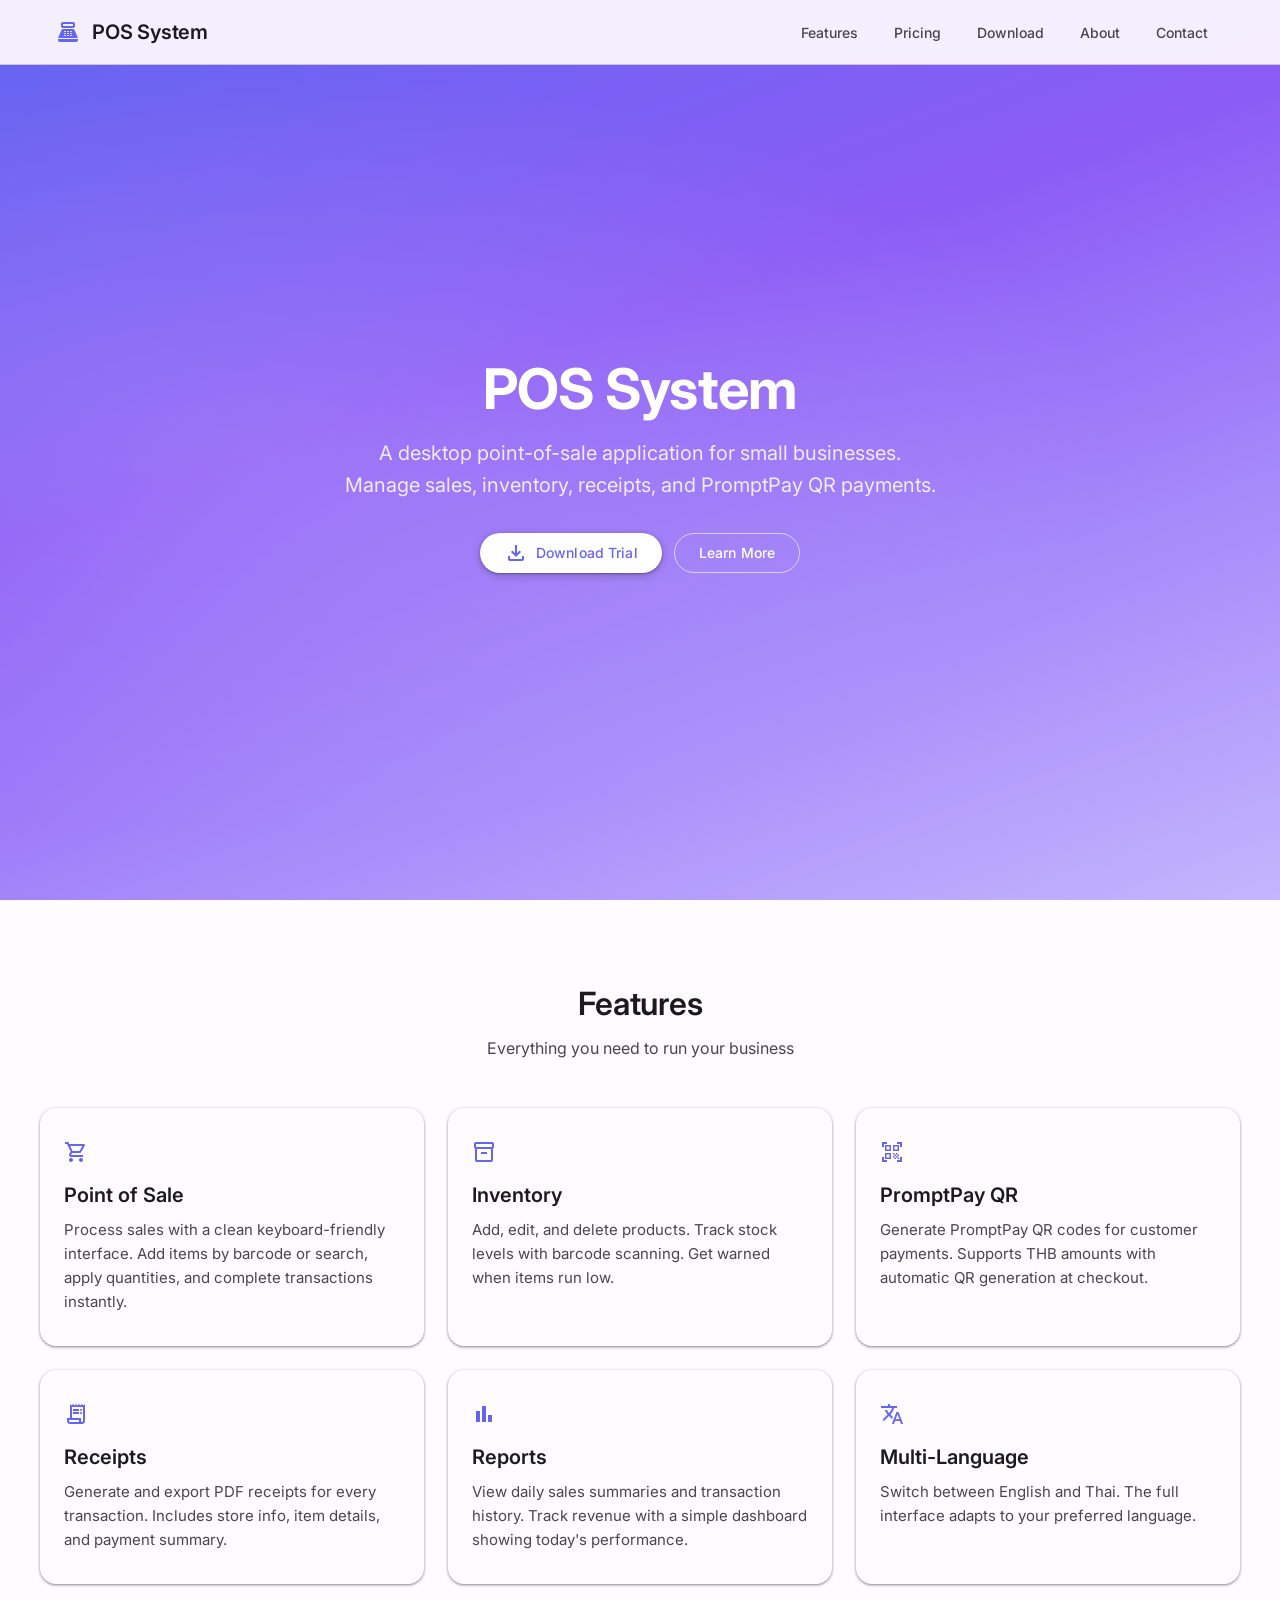
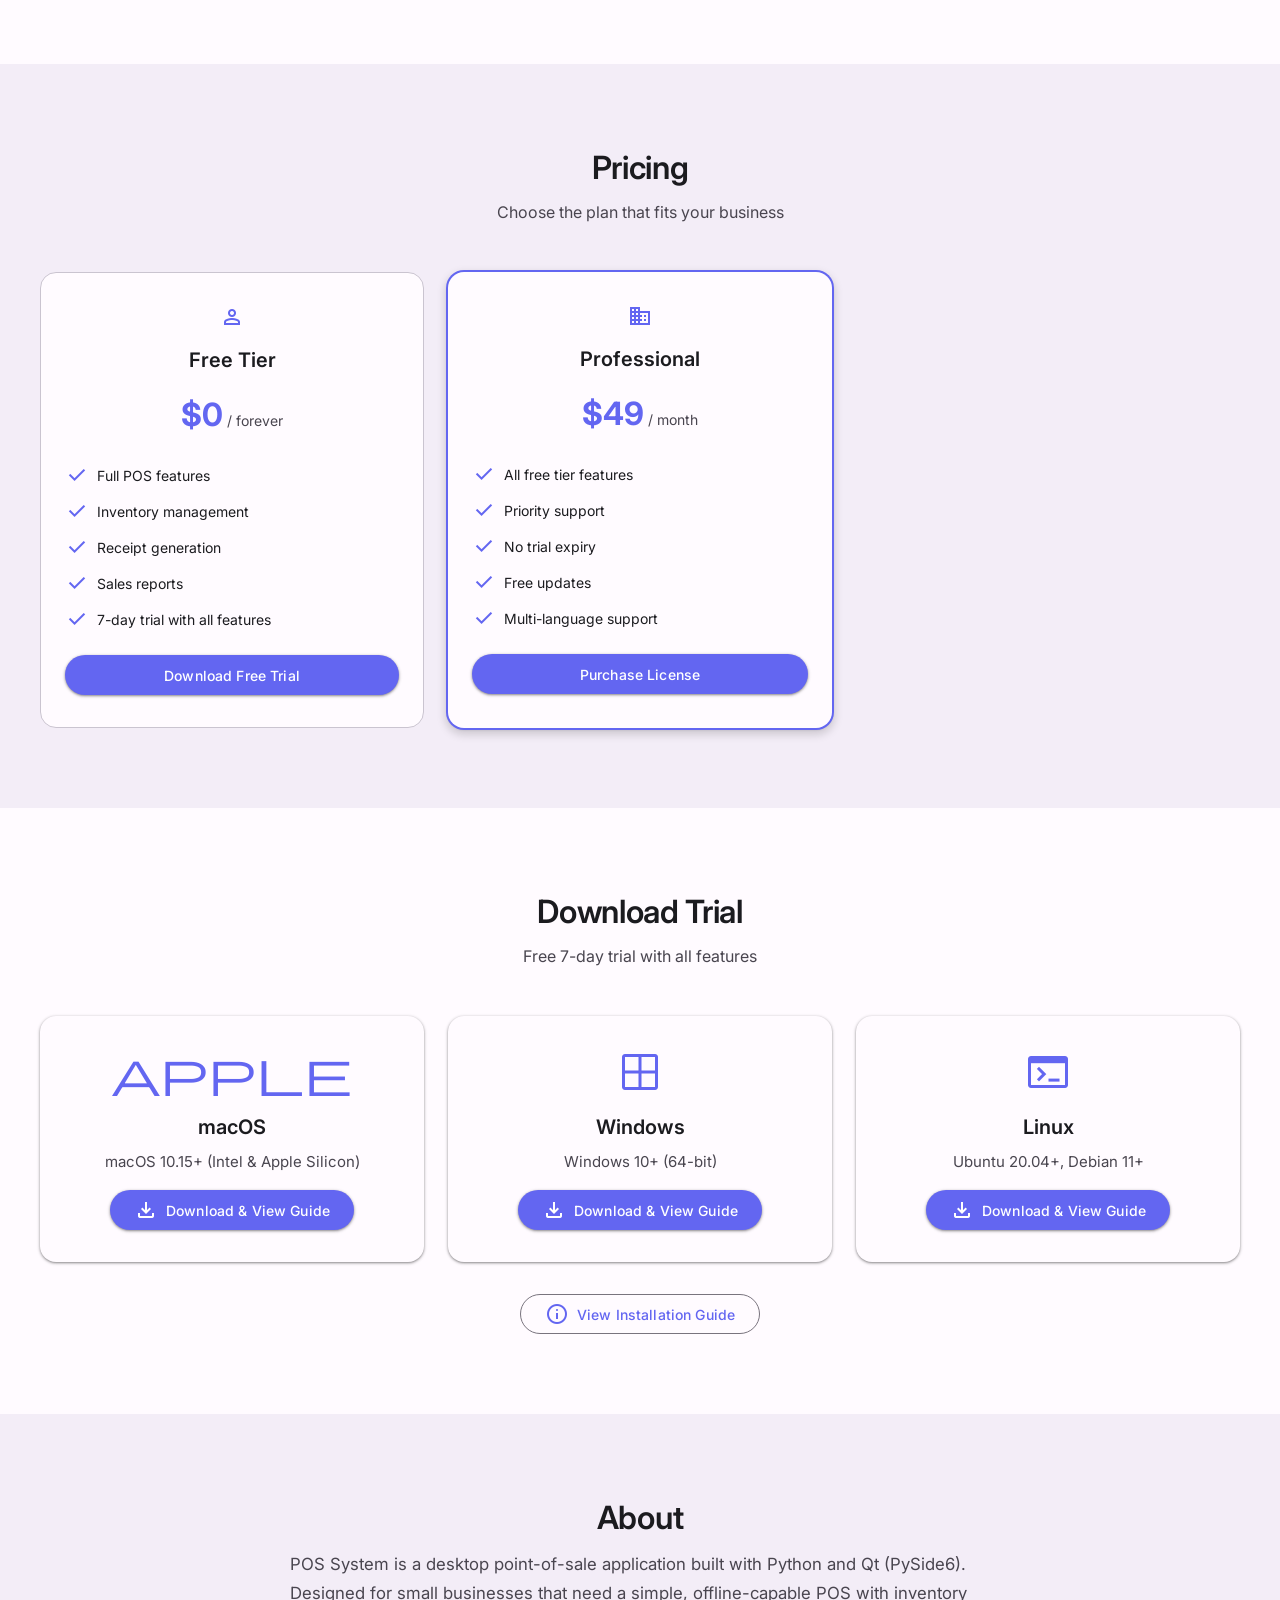
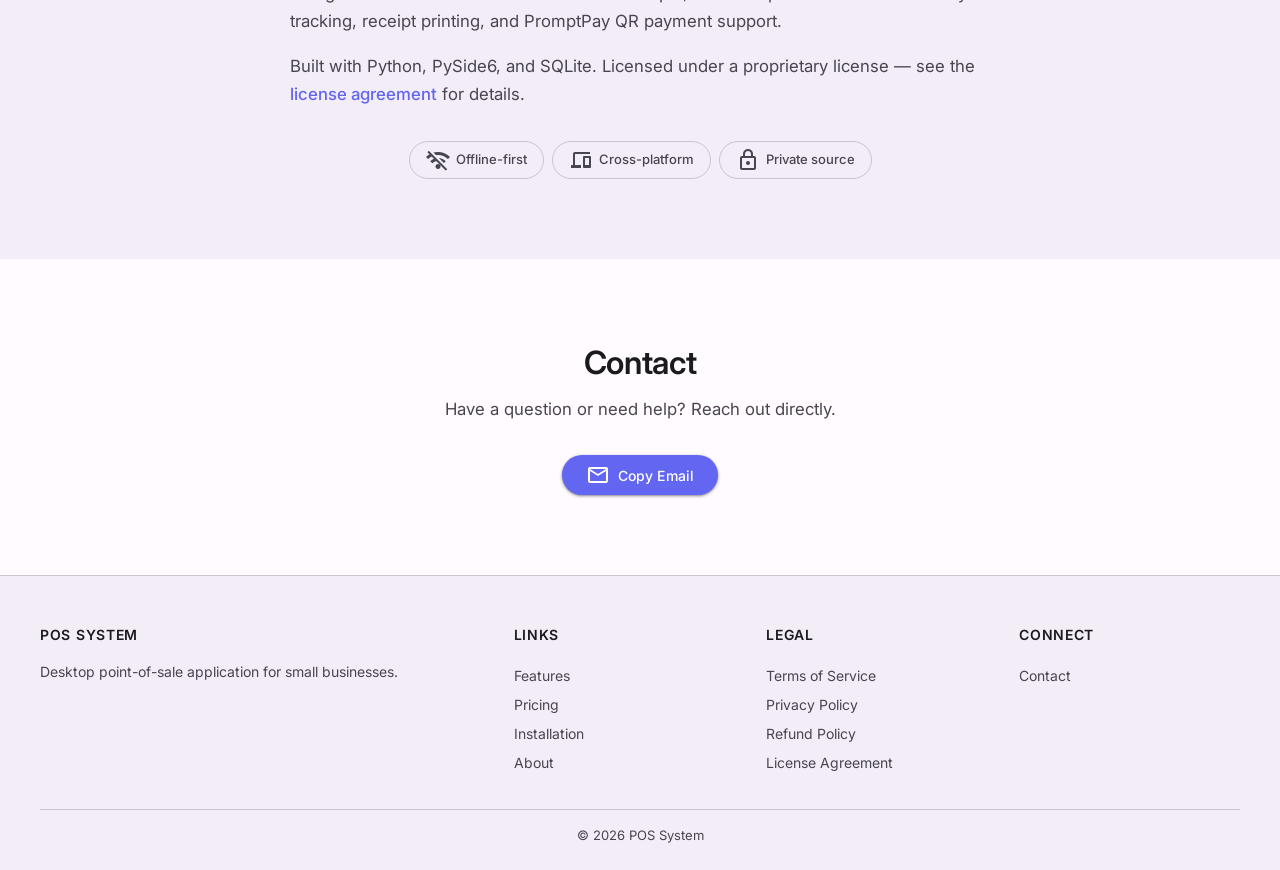
<file: index.html>
<!DOCTYPE html>
<html lang="en">
<head>
    <meta charset="UTF-8">
    <meta name="viewport" content="width=device-width, initial-scale=1.0">
    <title>POS System - Point of Sale</title>
    <link rel="stylesheet" href="styles.css">
    <link href="https://fonts.googleapis.com/css2?family=Inter:wght@300;400;500;600;700&display=swap" rel="stylesheet">
    <link href="https://fonts.googleapis.com/css2?family=Material+Symbols+Outlined" rel="stylesheet">
</head>
<body>

    <header class="md3-top-app-bar">
        <div class="md3-top-app-bar__row">
            <div class="md3-top-app-bar__section md3-top-app-bar__section-start">
                <span class="material-symbols-outlined md3-top-app-bar__icon">point_of_sale</span>
                <span class="md3-top-app-bar__title">POS System</span>
            </div>
            <nav class="md3-top-app-bar__section md3-top-app-bar__section-end md3-top-app-bar__nav">
                <a href="#features" class="md3-nav-link">Features</a>
                <a href="#pricing" class="md3-nav-link">Pricing</a>
                <a href="#download" class="md3-nav-link">Download</a>
                <a href="#about" class="md3-nav-link">About</a>
                <a href="#contact" class="md3-nav-link">Contact</a>
            </nav>
            <button class="md3-icon-button md3-top-app-bar__menu" id="nav-toggle" aria-label="Menu">
                <span class="material-symbols-outlined">menu</span>
            </button>
        </div>
        <div class="md3-top-app-bar__dropdown" id="nav-dropdown">
            <a href="#features" class="md3-dropdown-item">Features</a>
            <a href="#pricing" class="md3-dropdown-item">Pricing</a>
            <a href="#download" class="md3-dropdown-item">Download</a>
            <a href="#about" class="md3-dropdown-item">About</a>
            <a href="#contact" class="md3-dropdown-item">Contact</a>
        </div>
    </header>

    <main>
        <section id="home" class="md3-hero">
            <div class="md3-hero__content">
                <div class="md3-hero__text">
                    <h1 class="md3-hero__title">POS System</h1>
                    <p class="md3-hero__subtitle">A desktop point-of-sale application for small businesses. Manage sales, inventory, receipts, and PromptPay QR payments.</p>
                    <div class="md3-hero__actions">
                        <a href="#download" class="md3-button md3-button--filled">
                            <span class="material-symbols-outlined md3-button__icon">download</span>
                            Download Trial
                        </a>
                        <a href="#features" class="md3-button md3-button--outlined">Learn More</a>
                    </div>
                </div>
            </div>
        </section>

        <section id="features" class="md3-section">
            <div class="md3-container">
                <h2 class="md3-section__title">Features</h2>
                <p class="md3-section__subtitle">Everything you need to run your business</p>
                <div class="md3-grid md3-grid--3">
                    <div class="md3-card md3-card--elevated">
                        <div class="md3-card__content">
                            <span class="material-symbols-outlined md3-card__icon">shopping_cart</span>
                            <h3 class="md3-card__title">Point of Sale</h3>
                            <p class="md3-card__text">Process sales with a clean keyboard-friendly interface. Add items by barcode or search, apply quantities, and complete transactions instantly.</p>
                        </div>
                    </div>
                    <div class="md3-card md3-card--elevated">
                        <div class="md3-card__content">
                            <span class="material-symbols-outlined md3-card__icon">inventory_2</span>
                            <h3 class="md3-card__title">Inventory</h3>
                            <p class="md3-card__text">Add, edit, and delete products. Track stock levels with barcode scanning. Get warned when items run low.</p>
                        </div>
                    </div>
                    <div class="md3-card md3-card--elevated">
                        <div class="md3-card__content">
                            <span class="material-symbols-outlined md3-card__icon">qr_code_scanner</span>
                            <h3 class="md3-card__title">PromptPay QR</h3>
                            <p class="md3-card__text">Generate PromptPay QR codes for customer payments. Supports THB amounts with automatic QR generation at checkout.</p>
                        </div>
                    </div>
                    <div class="md3-card md3-card--elevated">
                        <div class="md3-card__content">
                            <span class="material-symbols-outlined md3-card__icon">receipt_long</span>
                            <h3 class="md3-card__title">Receipts</h3>
                            <p class="md3-card__text">Generate and export PDF receipts for every transaction. Includes store info, item details, and payment summary.</p>
                        </div>
                    </div>
                    <div class="md3-card md3-card--elevated">
                        <div class="md3-card__content">
                            <span class="material-symbols-outlined md3-card__icon">bar_chart</span>
                            <h3 class="md3-card__title">Reports</h3>
                            <p class="md3-card__text">View daily sales summaries and transaction history. Track revenue with a simple dashboard showing today's performance.</p>
                        </div>
                    </div>
                    <div class="md3-card md3-card--elevated">
                        <div class="md3-card__content">
                            <span class="material-symbols-outlined md3-card__icon">translate</span>
                            <h3 class="md3-card__title">Multi-Language</h3>
                            <p class="md3-card__text">Switch between English and Thai. The full interface adapts to your preferred language.</p>
                        </div>
                    </div>
                </div>
            </div>
        </section>

        <section id="pricing" class="md3-section md3-section--alt">
            <div class="md3-container">
                <h2 class="md3-section__title">Pricing</h2>
                <p class="md3-section__subtitle">Choose the plan that fits your business</p>
                <div class="md3-grid md3-grid--3">
                    <div class="md3-card md3-card--outlined">
                        <div class="md3-card__content md3-card__content--center">
                            <span class="material-symbols-outlined md3-card__icon">person</span>
                            <h3 class="md3-card__title">Free Tier</h3>
                            <div class="md3-card__price">
                                <span class="md3-card__price-amount">$0</span>
                                <span class="md3-card__price-period">/ forever</span>
                            </div>
                            <ul class="md3-card__list">
                                <li><span class="material-symbols-outlined md3-card__list-icon">check</span> Full POS features</li>
                                <li><span class="material-symbols-outlined md3-card__list-icon">check</span> Inventory management</li>
                                <li><span class="material-symbols-outlined md3-card__list-icon">check</span> Receipt generation</li>
                                <li><span class="material-symbols-outlined md3-card__list-icon">check</span> Sales reports</li>
                                <li><span class="material-symbols-outlined md3-card__list-icon">check</span> 7-day trial with all features</li>
                            </ul>
                            <a href="#download" class="md3-button md3-button--filled md3-button--full">Download Free Trial</a>
                        </div>
                    </div>
                    <div class="md3-card md3-card--elevated md3-card--highlighted">
                        <div class="md3-card__content md3-card__content--center">
                            <span class="material-symbols-outlined md3-card__icon">business</span>
                            <h3 class="md3-card__title">Professional</h3>
                            <div class="md3-card__price">
                                <span class="md3-card__price-amount">$49</span>
                                <span class="md3-card__price-period">/ month</span>
                            </div>
                            <ul class="md3-card__list">
                                <li><span class="material-symbols-outlined md3-card__list-icon">check</span> All free tier features</li>
                                <li><span class="material-symbols-outlined md3-card__list-icon">check</span> Priority support</li>
                                <li><span class="material-symbols-outlined md3-card__list-icon">check</span> No trial expiry</li>
                                <li><span class="material-symbols-outlined md3-card__list-icon">check</span> Free updates</li>
                                <li><span class="material-symbols-outlined md3-card__list-icon">check</span> Multi-language support</li>
                            </ul>
                            <a href="javascript:void(0)" onclick="copyEmail('apiwish.boon@gmail.com', 'Professional License')" class="md3-button md3-button--filled md3-button--full">Purchase License</a>
                        </div>
                    </div>

                </div>
            </div>
        </section>

        <section id="download" class="md3-section">
            <div class="md3-container">
                <h2 class="md3-section__title">Download Trial</h2>
                <p class="md3-section__subtitle">Free 7-day trial with all features</p>
                <div class="md3-grid md3-grid--3">
                    <div class="md3-card md3-card--elevated">
                        <div class="md3-card__content md3-card__content--center">
                            <span class="material-symbols-outlined md3-card__icon" style="font-size: 3rem;">apple</span>
                            <h3 class="md3-card__title">macOS</h3>
                            <p class="md3-card__text">macOS 10.15+ (Intel & Apple Silicon)</p>
                            <a href="install.html#macos" class="md3-button md3-button--filled" style="margin-top: 1rem;">
                                <span class="material-symbols-outlined md3-button__icon">download</span>
                                Download & View Guide
                            </a>
                        </div>
                    </div>
                    <div class="md3-card md3-card--elevated">
                        <div class="md3-card__content md3-card__content--center">
                            <span class="material-symbols-outlined md3-card__icon" style="font-size: 3rem;">window</span>
                            <h3 class="md3-card__title">Windows</h3>
                            <p class="md3-card__text">Windows 10+ (64-bit)</p>
                            <a href="install.html#windows" class="md3-button md3-button--filled" style="margin-top: 1rem;">
                                <span class="material-symbols-outlined md3-button__icon">download</span>
                                Download & View Guide
                            </a>
                        </div>
                    </div>
                    <div class="md3-card md3-card--elevated">
                        <div class="md3-card__content md3-card__content--center">
                            <span class="material-symbols-outlined md3-card__icon" style="font-size: 3rem;">terminal</span>
                            <h3 class="md3-card__title">Linux</h3>
                            <p class="md3-card__text">Ubuntu 20.04+, Debian 11+</p>
                            <a href="install.html#linux" class="md3-button md3-button--filled" style="margin-top: 1rem;">
                                <span class="material-symbols-outlined md3-button__icon">download</span>
                                Download & View Guide
                            </a>
                        </div>
                    </div>
                </div>
                <div style="text-align: center; margin-top: 2rem;">
                    <a href="install.html" class="md3-button md3-button--outlined">
                        <span class="material-symbols-outlined md3-button__icon">info</span>
                        View Installation Guide
                    </a>
                </div>
            </div>
        </section>

        <section id="about" class="md3-section md3-section--alt">
            <div class="md3-container md3-container--narrow">
                <h2 class="md3-section__title">About</h2>
                <p class="md3-section__text">POS System is a desktop point-of-sale application built with Python and Qt (PySide6). Designed for small businesses that need a simple, offline-capable POS with inventory tracking, receipt printing, and PromptPay QR payment support.</p>
                <p class="md3-section__text">Built with Python, PySide6, and SQLite. Licensed under a proprietary license — see the <a href="license.html" class="md3-inline-link">license agreement</a> for details.</p>
                <div class="md3-chip-group">
                    <span class="md3-chip"><span class="material-symbols-outlined md3-chip__icon">wifi_off</span> Offline-first</span>
                    <span class="md3-chip"><span class="material-symbols-outlined md3-chip__icon">devices</span> Cross-platform</span>
                    <span class="md3-chip"><span class="material-symbols-outlined md3-chip__icon">lock</span> Private source</span>
                </div>
            </div>
        </section>

        <section id="contact" class="md3-section">
            <div class="md3-container md3-container--narrow">
                <h2 class="md3-section__title">Contact</h2>
                <p class="md3-section__text" style="text-align: center;">Have a question or need help? Reach out directly.</p>
                <div class="md3-contact-actions">
                    <a href="javascript:void(0)" onclick="copyEmail('apiwish.boon@gmail.com')" class="md3-button md3-button--filled">
                        <span class="material-symbols-outlined md3-button__icon">mail</span>
                        Copy Email
                    </a>
                </div>
            </div>
        </section>
    </main>

    <footer class="md3-footer">
        <div class="md3-container">
            <div class="md3-footer__content">
                <div class="md3-footer__section">
                    <h4 class="md3-footer__title">POS System</h4>
                    <p class="md3-footer__text">Desktop point-of-sale application for small businesses.</p>
                </div>
                <div class="md3-footer__section">
                    <h4 class="md3-footer__title">Links</h4>
                    <a href="#features" class="md3-footer__link">Features</a>
                    <a href="#pricing" class="md3-footer__link">Pricing</a>
                    <a href="install.html" class="md3-footer__link">Installation</a>
                    <a href="#about" class="md3-footer__link">About</a>
                </div>
                <div class="md3-footer__section">
                    <h4 class="md3-footer__title">Legal</h4>
                    <a href="terms.html" class="md3-footer__link">Terms of Service</a>
                    <a href="privacy.html" class="md3-footer__link">Privacy Policy</a>
                    <a href="refund.html" class="md3-footer__link">Refund Policy</a>
                    <a href="license.html" class="md3-footer__link">License Agreement</a>
                </div>
                <div class="md3-footer__section">
                    <h4 class="md3-footer__title">Connect</h4>
                    <a href="#contact" class="md3-footer__link">Contact</a>
                </div>
            </div>
            <div class="md3-footer__bottom">
                <p>&copy; 2026 POS System</p>
            </div>
        </div>
    </footer>

    <script src="script.js"></script>
</body>
</html>
</file>
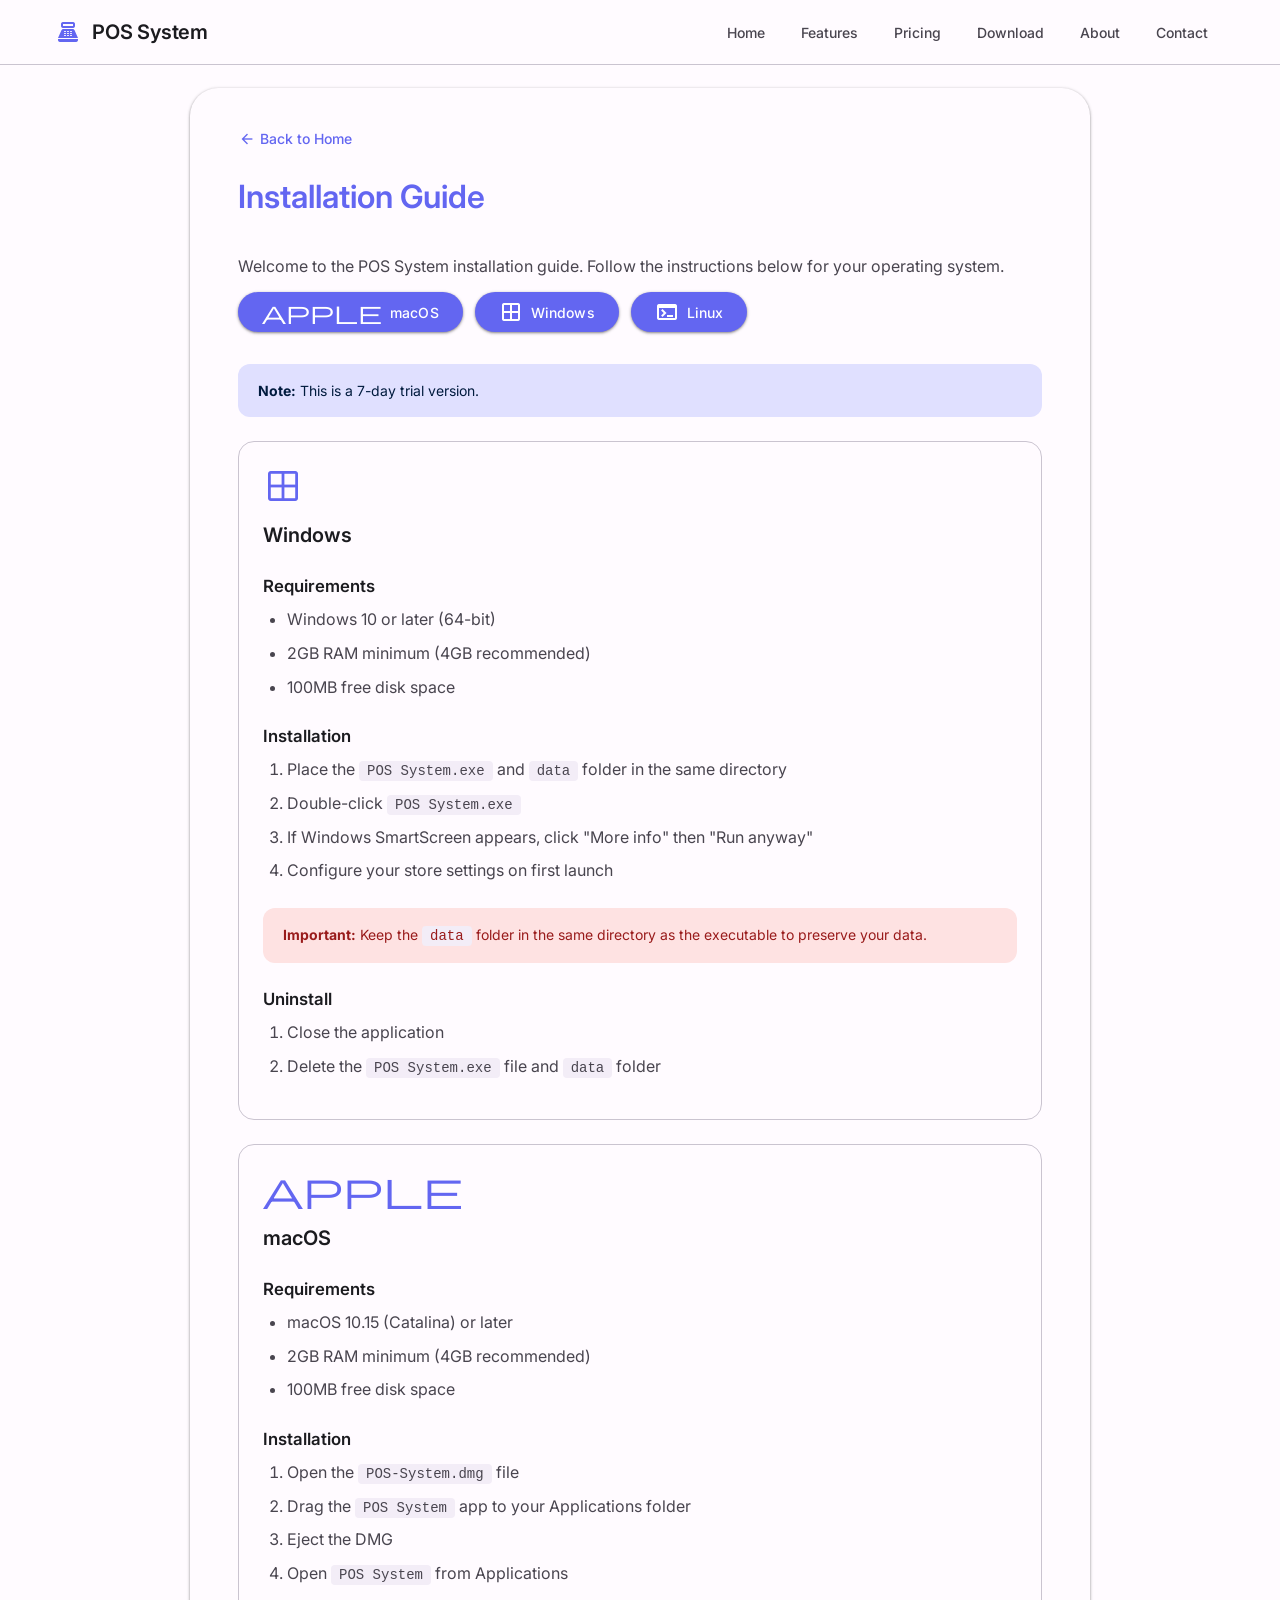
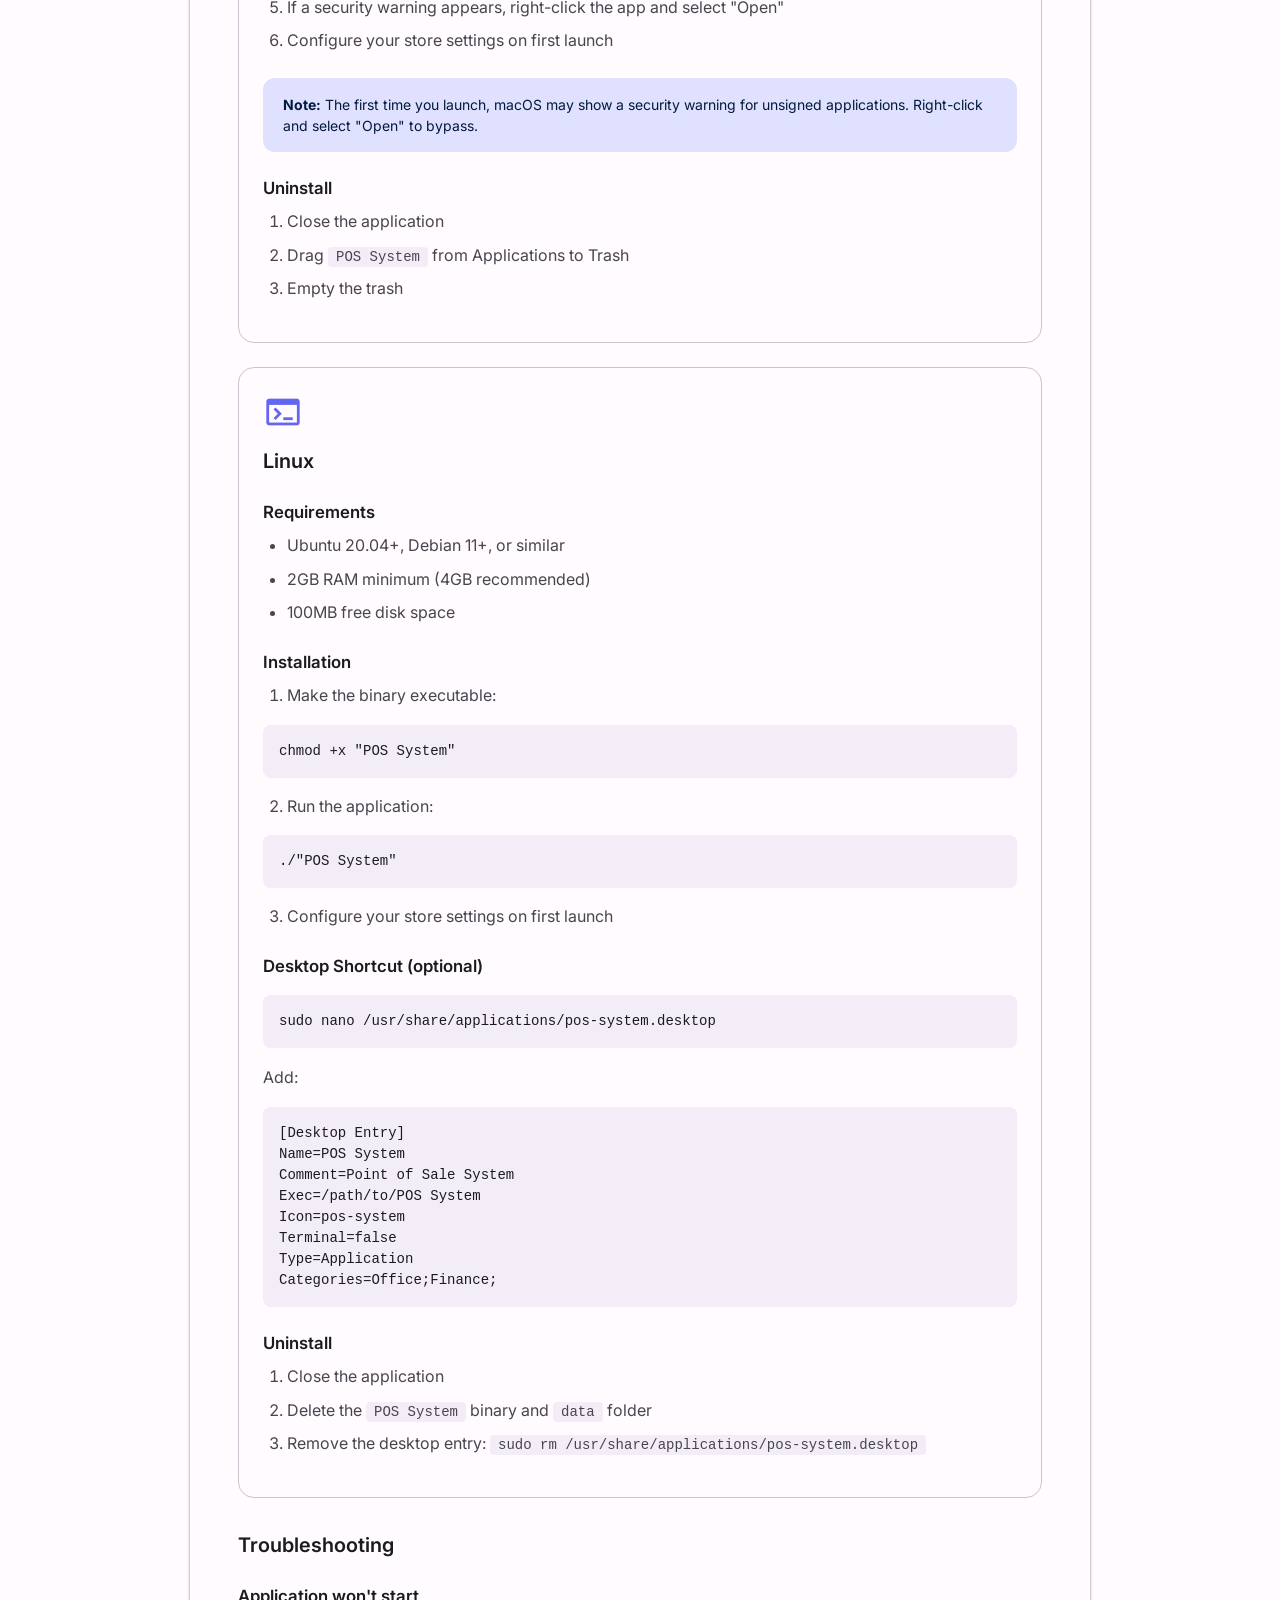
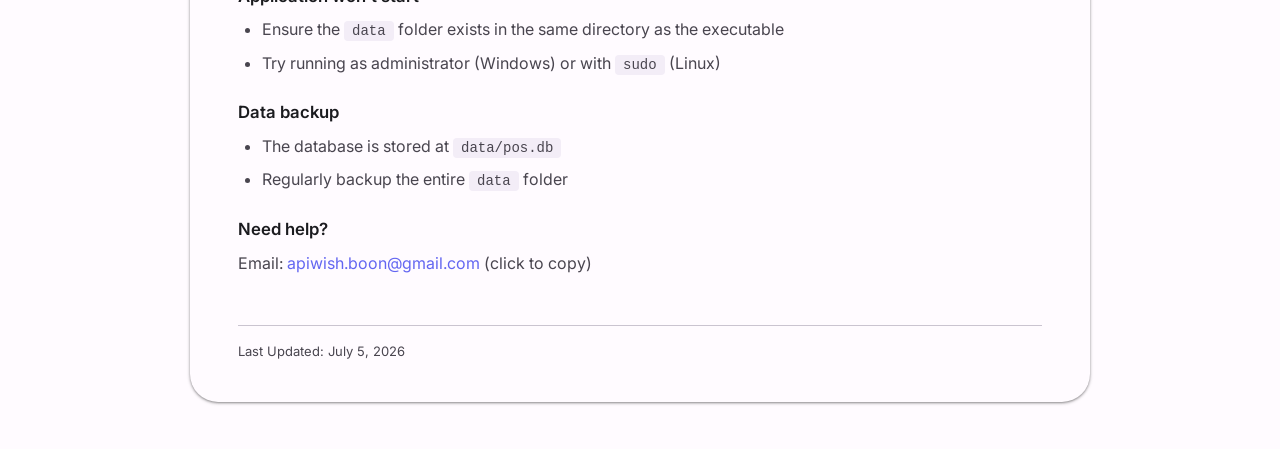
<file: install.html>
<!DOCTYPE html>
<html lang="en">
<head>
    <meta charset="UTF-8">
    <meta name="viewport" content="width=device-width, initial-scale=1.0">
    <title>Installation Guide - POS System</title>
    <link rel="stylesheet" href="styles.css">
    <link href="https://fonts.googleapis.com/css2?family=Inter:wght@300;400;500;600;700&display=swap" rel="stylesheet">
    <link href="https://fonts.googleapis.com/css2?family=Material+Symbols+Outlined" rel="stylesheet">
</head>
<body>

    <header class="md3-top-app-bar">
        <div class="md3-top-app-bar__row">
            <div class="md3-top-app-bar__section md3-top-app-bar__section-start">
                <span class="material-symbols-outlined md3-top-app-bar__icon">point_of_sale</span>
                <span class="md3-top-app-bar__title">POS System</span>
            </div>
            <nav class="md3-top-app-bar__section md3-top-app-bar__section-end md3-top-app-bar__nav">
                <a href="index.html" class="md3-nav-link">Home</a>
                <a href="index.html#features" class="md3-nav-link">Features</a>
                <a href="index.html#pricing" class="md3-nav-link">Pricing</a>
                <a href="index.html#download" class="md3-nav-link">Download</a>
                <a href="index.html#about" class="md3-nav-link">About</a>
                <a href="index.html#contact" class="md3-nav-link">Contact</a>
            </nav>
            <button class="md3-icon-button" id="nav-toggle" aria-label="Menu">
                <span class="material-symbols-outlined">menu</span>
            </button>
        </div>
        <div class="md3-top-app-bar__dropdown" id="nav-dropdown">
            <a href="index.html" class="md3-dropdown-item">Home</a>
            <a href="index.html#features" class="md3-dropdown-item">Features</a>
            <a href="index.html#pricing" class="md3-dropdown-item">Pricing</a>
            <a href="index.html#download" class="md3-dropdown-item">Download</a>
            <a href="index.html#about" class="md3-dropdown-item">About</a>
            <a href="index.html#contact" class="md3-dropdown-item">Contact</a>
        </div>
    </header>

    <section class="md3-page">
        <div class="md3-page__container">
            <a href="index.html" class="md3-back-link">
                <span class="material-symbols-outlined" style="font-size: 18px;">arrow_back</span>
                Back to Home
            </a>
            <h1 class="md3-page__title">Installation Guide</h1>

            <p>Welcome to the POS System installation guide. Follow the instructions below for your operating system.</p>

            <div style="display: flex; gap: 12px; flex-wrap: wrap; margin-bottom: 2rem;">
                <a href="https://apiwishboon-spec.github.io/pos-public/POS-System.dmg" class="md3-button md3-button--filled" onclick="setTimeout(() => document.getElementById('macos').scrollIntoView({behavior:'smooth'}), 500)">
                    <span class="material-symbols-outlined md3-button__icon">apple</span>
                    macOS
                </a>
                <a href="https://apiwishboon-spec.github.io/pos-public/POS-System-Windows.zip" class="md3-button md3-button--filled" onclick="setTimeout(() => document.getElementById('windows').scrollIntoView({behavior:'smooth'}), 500)">
                    <span class="material-symbols-outlined md3-button__icon">window</span>
                    Windows
                </a>
                <a href="https://apiwishboon-spec.github.io/pos-public/POS-System-Linux.zip" class="md3-button md3-button--filled" onclick="setTimeout(() => document.getElementById('linux').scrollIntoView({behavior:'smooth'}), 500)">
                    <span class="material-symbols-outlined md3-button__icon">terminal</span>
                    Linux
                </a>
            </div>

            <div class="md3-note-box">
                <strong>Note:</strong> This is a 7-day trial version.
            </div>

            <div id="windows" class="md3-platform-section">
                <span class="material-symbols-outlined" style="font-size: 2.5rem; color: var(--md-sys-color-primary);">window</span>
                <h2>Windows</h2>

                <h3>Requirements</h3>
                <ul>
                    <li>Windows 10 or later (64-bit)</li>
                    <li>2GB RAM minimum (4GB recommended)</li>
                    <li>100MB free disk space</li>
                </ul>

                <h3>Installation</h3>
                <ol>
                    <li>Place the <code>POS System.exe</code> and <code>data</code> folder in the same directory</li>
                    <li>Double-click <code>POS System.exe</code></li>
                    <li>If Windows SmartScreen appears, click "More info" then "Run anyway"</li>
                    <li>Configure your store settings on first launch</li>
                </ol>

                <div class="md3-warning-box">
                    <strong>Important:</strong> Keep the <code>data</code> folder in the same directory as the executable to preserve your data.
                </div>

                <h3>Uninstall</h3>
                <ol>
                    <li>Close the application</li>
                    <li>Delete the <code>POS System.exe</code> file and <code>data</code> folder</li>
                </ol>
            </div>

            <div id="macos" class="md3-platform-section">
                <span class="material-symbols-outlined" style="font-size: 2.5rem; color: var(--md-sys-color-primary);">apple</span>
                <h2>macOS</h2>

                <h3>Requirements</h3>
                <ul>
                    <li>macOS 10.15 (Catalina) or later</li>
                    <li>2GB RAM minimum (4GB recommended)</li>
                    <li>100MB free disk space</li>
                </ul>

                <h3>Installation</h3>
                <ol>
                    <li>Open the <code>POS-System.dmg</code> file</li>
                    <li>Drag the <code>POS System</code> app to your Applications folder</li>
                    <li>Eject the DMG</li>
                    <li>Open <code>POS System</code> from Applications</li>
                    <li>If a security warning appears, right-click the app and select "Open"</li>
                    <li>Configure your store settings on first launch</li>
                </ol>

                <div class="md3-note-box">
                    <strong>Note:</strong> The first time you launch, macOS may show a security warning for unsigned applications. Right-click and select "Open" to bypass.
                </div>

                <h3>Uninstall</h3>
                <ol>
                    <li>Close the application</li>
                    <li>Drag <code>POS System</code> from Applications to Trash</li>
                    <li>Empty the trash</li>
                </ol>
            </div>

            <div id="linux" class="md3-platform-section">
                <span class="material-symbols-outlined" style="font-size: 2.5rem; color: var(--md-sys-color-primary);">terminal</span>
                <h2>Linux</h2>

                <h3>Requirements</h3>
                <ul>
                    <li>Ubuntu 20.04+, Debian 11+, or similar</li>
                    <li>2GB RAM minimum (4GB recommended)</li>
                    <li>100MB free disk space</li>
                </ul>

                <h3>Installation</h3>
                <ol>
                    <li>Make the binary executable:</li>
                </ol>
                <pre><code>chmod +x "POS System"</code></pre>
                <ol start="2">
                    <li>Run the application:</li>
                </ol>
                <pre><code>./"POS System"</code></pre>
                <ol start="3">
                    <li>Configure your store settings on first launch</li>
                </ol>

                <h3>Desktop Shortcut (optional)</h3>
                <pre><code>sudo nano /usr/share/applications/pos-system.desktop</code></pre>
                <p>Add:</p>
                <pre><code>[Desktop Entry]
Name=POS System
Comment=Point of Sale System
Exec=/path/to/POS System
Icon=pos-system
Terminal=false
Type=Application
Categories=Office;Finance;</code></pre>

                <h3>Uninstall</h3>
                <ol>
                    <li>Close the application</li>
                    <li>Delete the <code>POS System</code> binary and <code>data</code> folder</li>
                    <li>Remove the desktop entry: <code>sudo rm /usr/share/applications/pos-system.desktop</code></li>
                </ol>
            </div>

            <h2>Troubleshooting</h2>

            <h3>Application won't start</h3>
            <ul>
                <li>Ensure the <code>data</code> folder exists in the same directory as the executable</li>
                <li>Try running as administrator (Windows) or with <code>sudo</code> (Linux)</li>
            </ul>

            <h3>Data backup</h3>
            <ul>
                <li>The database is stored at <code>data/pos.db</code></li>
                <li>Regularly backup the entire <code>data</code> folder</li>
            </ul>

            <h3>Need help?</h3>
            <p>Email: <a href="javascript:void(0)" onclick="copyEmail('apiwish.boon@gmail.com')" style="color: var(--md-sys-color-primary);">apiwish.boon@gmail.com</a> (click to copy)</p>

            <div class="md3-last-updated">Last Updated: July 5, 2026</div>
        </div>
    </section>

    <script src="script.js"></script>
</body>
</html>
</file>
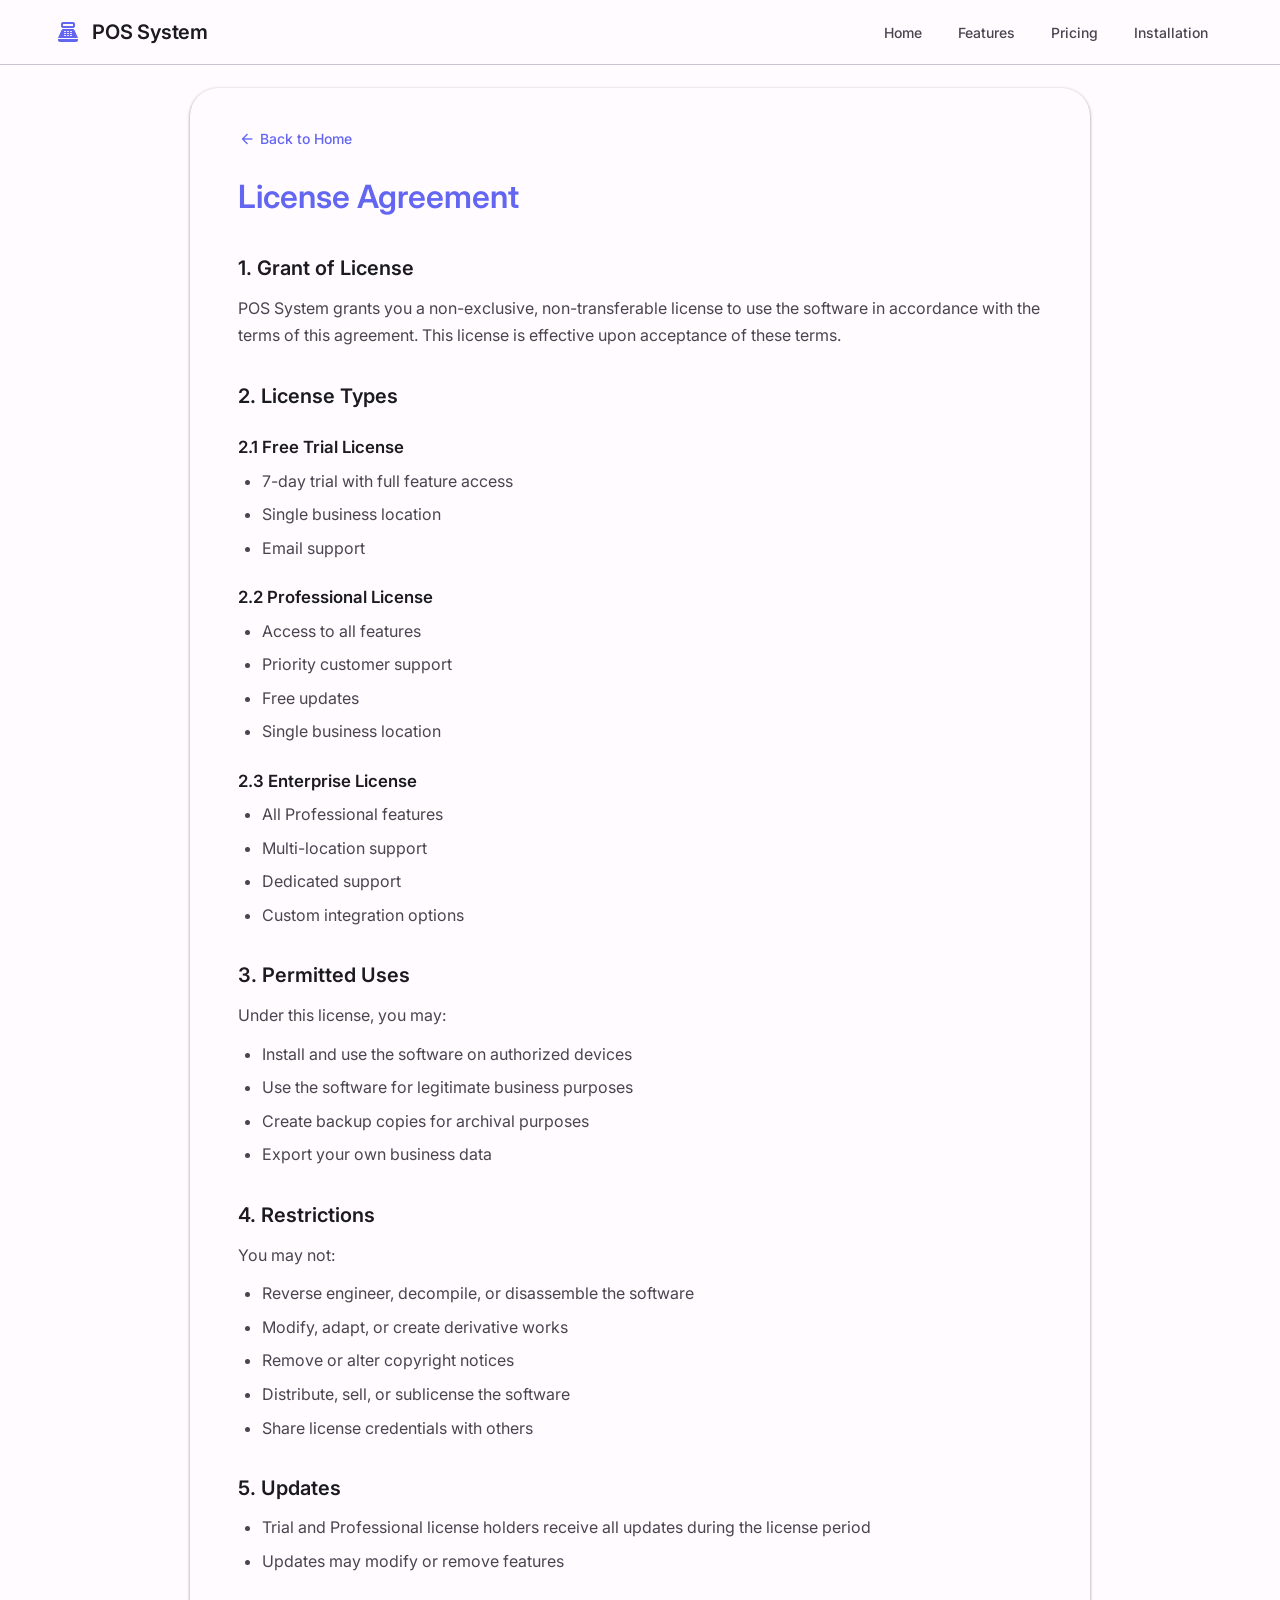
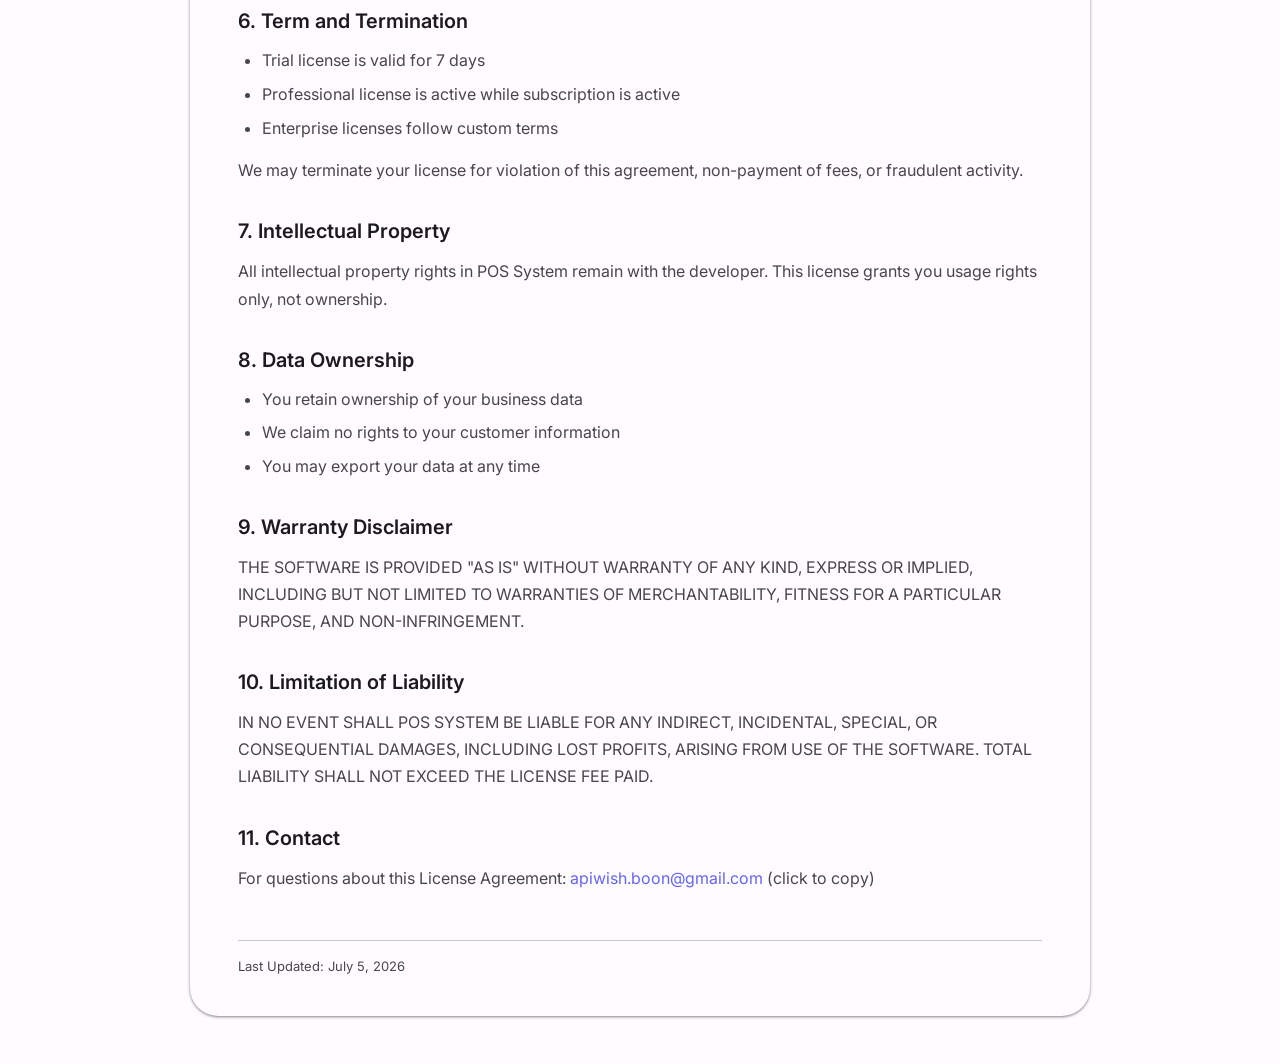
<file: license.html>
<!DOCTYPE html>
<html lang="en">
<head>
    <meta charset="UTF-8">
    <meta name="viewport" content="width=device-width, initial-scale=1.0">
    <title>License Agreement - POS System</title>
    <link rel="stylesheet" href="styles.css">
    <link href="https://fonts.googleapis.com/css2?family=Inter:wght@300;400;500;600;700&display=swap" rel="stylesheet">
    <link href="https://fonts.googleapis.com/css2?family=Material+Symbols+Outlined" rel="stylesheet">
</head>
<body>

    <header class="md3-top-app-bar">
        <div class="md3-top-app-bar__row">
            <div class="md3-top-app-bar__section md3-top-app-bar__section-start">
                <span class="material-symbols-outlined md3-top-app-bar__icon">point_of_sale</span>
                <span class="md3-top-app-bar__title">POS System</span>
            </div>
            <nav class="md3-top-app-bar__section md3-top-app-bar__section-end md3-top-app-bar__nav">
                <a href="index.html" class="md3-nav-link">Home</a>
                <a href="index.html#features" class="md3-nav-link">Features</a>
                <a href="index.html#pricing" class="md3-nav-link">Pricing</a>
                <a href="install.html" class="md3-nav-link">Installation</a>
            </nav>
            <button class="md3-icon-button" id="nav-toggle" aria-label="Menu">
                <span class="material-symbols-outlined">menu</span>
            </button>
        </div>
        <div class="md3-top-app-bar__dropdown" id="nav-dropdown">
            <a href="index.html" class="md3-dropdown-item">Home</a>
            <a href="index.html#features" class="md3-dropdown-item">Features</a>
            <a href="index.html#pricing" class="md3-dropdown-item">Pricing</a>
            <a href="install.html" class="md3-dropdown-item">Installation</a>
        </div>
    </header>

    <section class="md3-page">
        <div class="md3-page__container">
            <a href="index.html" class="md3-back-link">
                <span class="material-symbols-outlined" style="font-size: 18px;">arrow_back</span>
                Back to Home
            </a>
            <h1 class="md3-page__title">License Agreement</h1>

            <h2>1. Grant of License</h2>
            <p>POS System grants you a non-exclusive, non-transferable license to use the software in accordance with the terms of this agreement. This license is effective upon acceptance of these terms.</p>

            <h2>2. License Types</h2>

            <h3>2.1 Free Trial License</h3>
            <ul>
                <li>7-day trial with full feature access</li>
                <li>Single business location</li>
                <li>Email support</li>
            </ul>

            <h3>2.2 Professional License</h3>
            <ul>
                <li>Access to all features</li>
                <li>Priority customer support</li>
                <li>Free updates</li>
                <li>Single business location</li>
            </ul>

            <h3>2.3 Enterprise License</h3>
            <ul>
                <li>All Professional features</li>
                <li>Multi-location support</li>
                <li>Dedicated support</li>
                <li>Custom integration options</li>
            </ul>

            <h2>3. Permitted Uses</h2>
            <p>Under this license, you may:</p>
            <ul>
                <li>Install and use the software on authorized devices</li>
                <li>Use the software for legitimate business purposes</li>
                <li>Create backup copies for archival purposes</li>
                <li>Export your own business data</li>
            </ul>

            <h2>4. Restrictions</h2>
            <p>You may not:</p>
            <ul>
                <li>Reverse engineer, decompile, or disassemble the software</li>
                <li>Modify, adapt, or create derivative works</li>
                <li>Remove or alter copyright notices</li>
                <li>Distribute, sell, or sublicense the software</li>
                <li>Share license credentials with others</li>
            </ul>

            <h2>5. Updates</h2>
            <ul>
                <li>Trial and Professional license holders receive all updates during the license period</li>
                <li>Updates may modify or remove features</li>
            </ul>

            <h2>6. Term and Termination</h2>
            <ul>
                <li>Trial license is valid for 7 days</li>
                <li>Professional license is active while subscription is active</li>
                <li>Enterprise licenses follow custom terms</li>
            </ul>
            <p>We may terminate your license for violation of this agreement, non-payment of fees, or fraudulent activity.</p>

            <h2>7. Intellectual Property</h2>
            <p>All intellectual property rights in POS System remain with the developer. This license grants you usage rights only, not ownership.</p>

            <h2>8. Data Ownership</h2>
            <ul>
                <li>You retain ownership of your business data</li>
                <li>We claim no rights to your customer information</li>
                <li>You may export your data at any time</li>
            </ul>

            <h2>9. Warranty Disclaimer</h2>
            <p>THE SOFTWARE IS PROVIDED "AS IS" WITHOUT WARRANTY OF ANY KIND, EXPRESS OR IMPLIED, INCLUDING BUT NOT LIMITED TO WARRANTIES OF MERCHANTABILITY, FITNESS FOR A PARTICULAR PURPOSE, AND NON-INFRINGEMENT.</p>

            <h2>10. Limitation of Liability</h2>
            <p>IN NO EVENT SHALL POS SYSTEM BE LIABLE FOR ANY INDIRECT, INCIDENTAL, SPECIAL, OR CONSEQUENTIAL DAMAGES, INCLUDING LOST PROFITS, ARISING FROM USE OF THE SOFTWARE. TOTAL LIABILITY SHALL NOT EXCEED THE LICENSE FEE PAID.</p>

            <h2>11. Contact</h2>
            <p>For questions about this License Agreement: <a href="javascript:void(0)" onclick="copyEmail('apiwish.boon@gmail.com')" style="color: var(--md-sys-color-primary);">apiwish.boon@gmail.com</a> (click to copy)</p>

            <div class="md3-last-updated">Last Updated: July 5, 2026</div>
        </div>
    </section>

    <script src="script.js"></script>
</body>
</html>
</file>
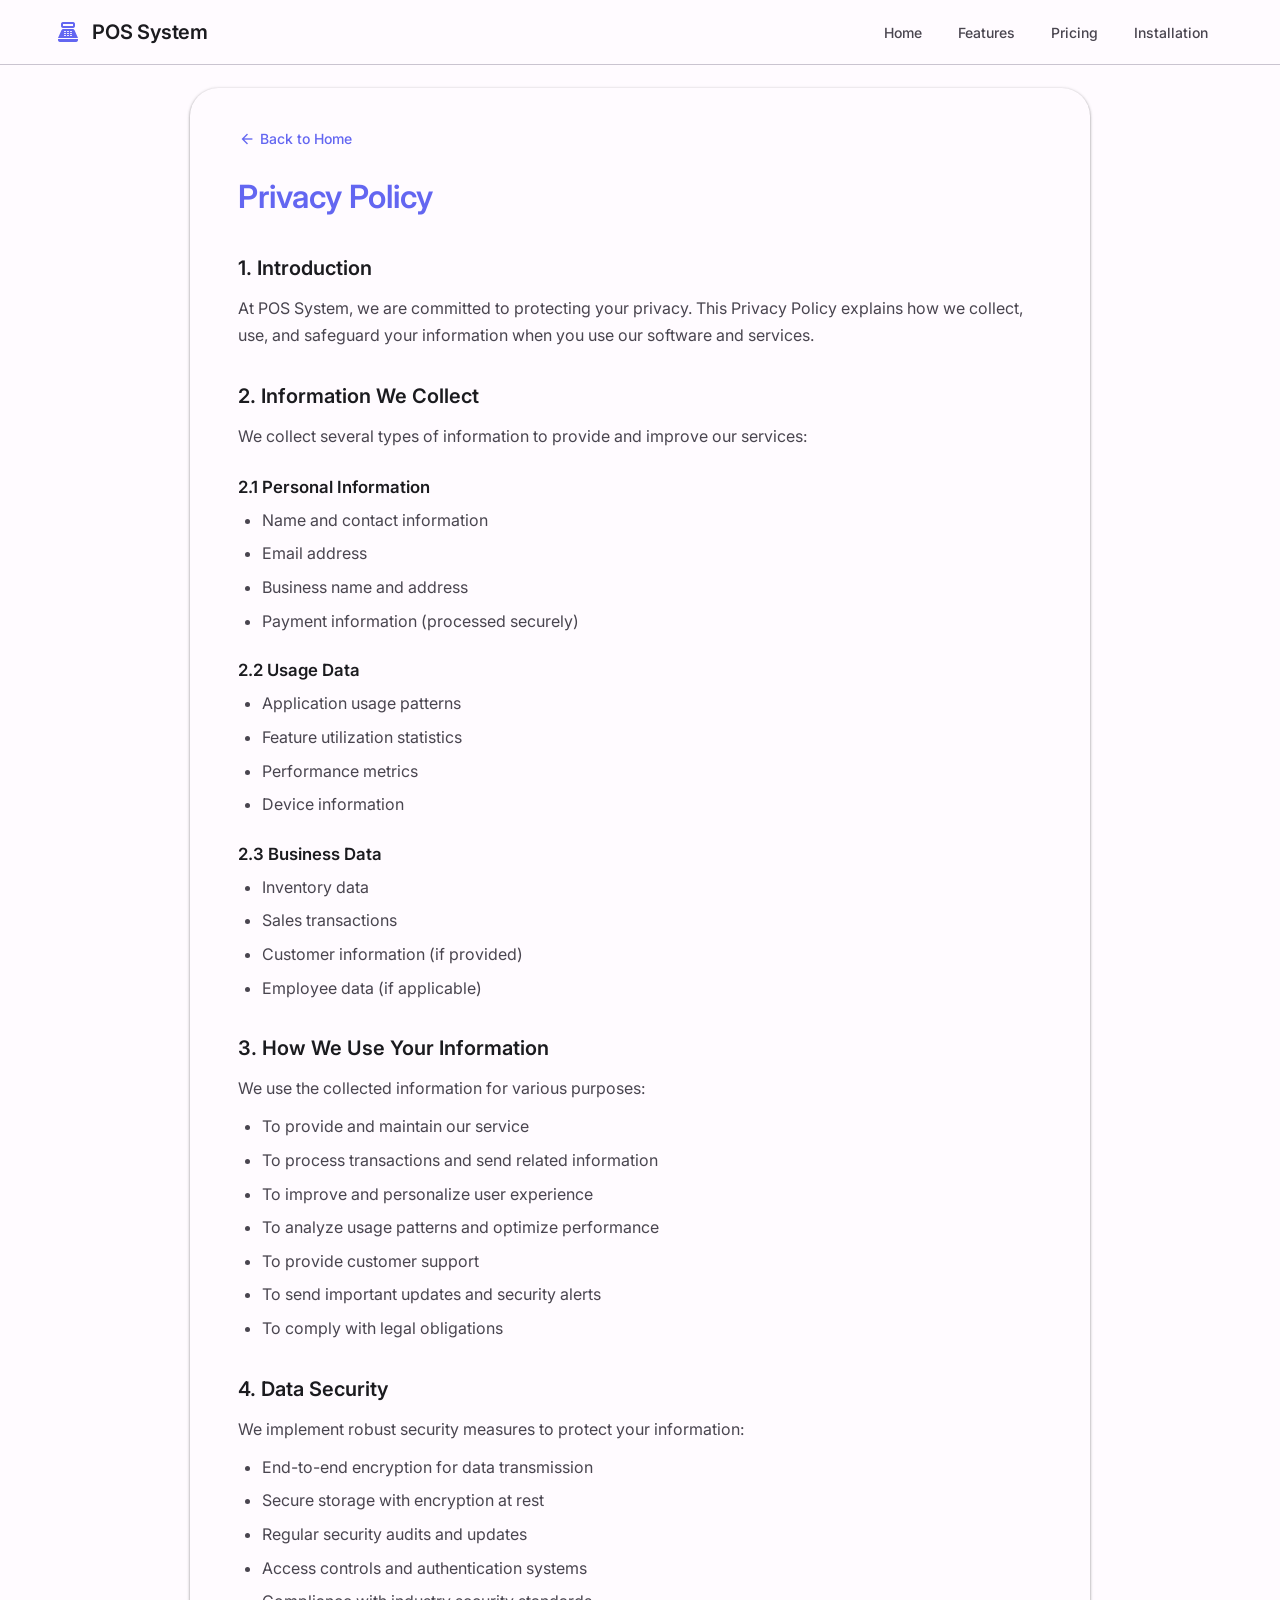
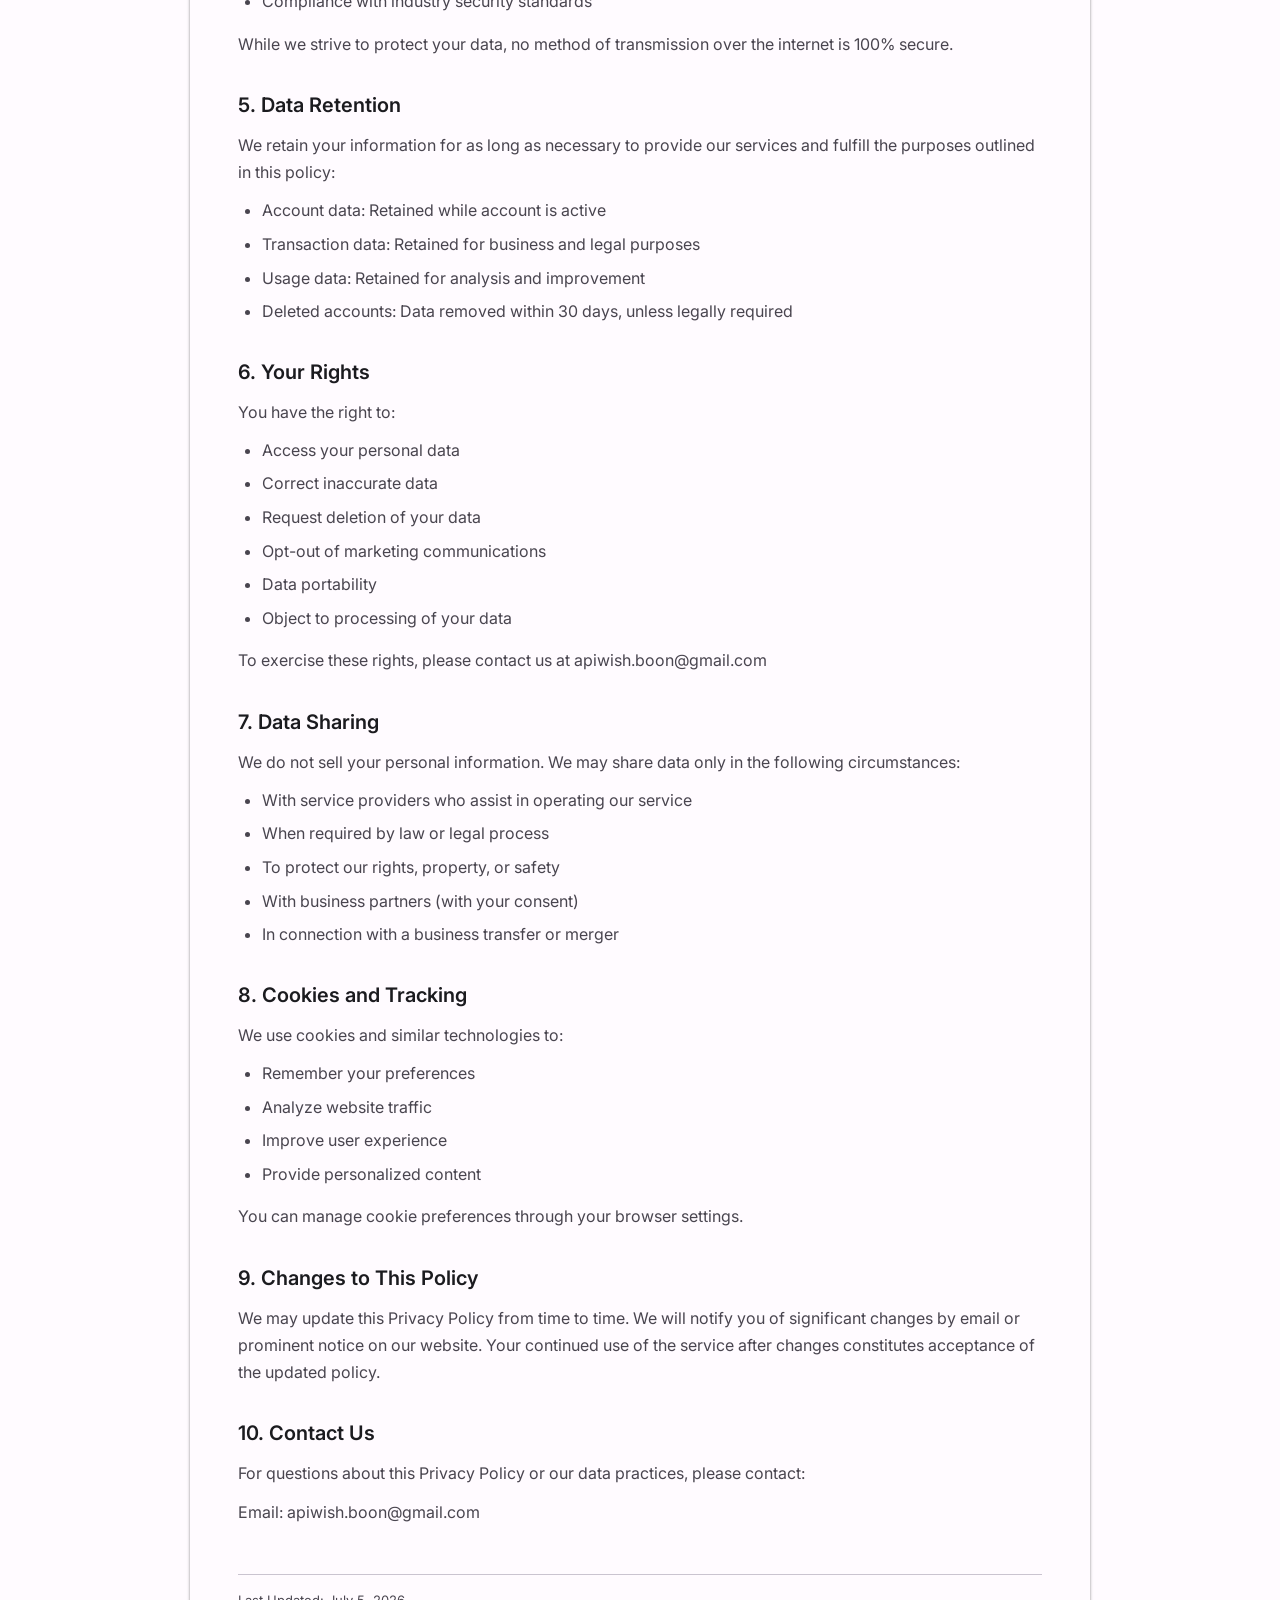
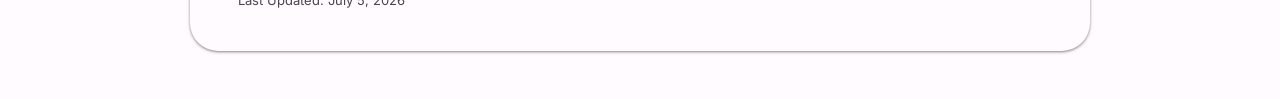
<file: privacy.html>
<!DOCTYPE html>
<html lang="en">
<head>
    <meta charset="UTF-8">
    <meta name="viewport" content="width=device-width, initial-scale=1.0">
    <title>Privacy Policy - POS System</title>
    <link rel="stylesheet" href="styles.css">
    <link href="https://fonts.googleapis.com/css2?family=Inter:wght@300;400;500;600;700&display=swap" rel="stylesheet">
    <link href="https://fonts.googleapis.com/css2?family=Material+Symbols+Outlined" rel="stylesheet">
</head>
<body>

    <header class="md3-top-app-bar">
        <div class="md3-top-app-bar__row">
            <div class="md3-top-app-bar__section md3-top-app-bar__section-start">
                <span class="material-symbols-outlined md3-top-app-bar__icon">point_of_sale</span>
                <span class="md3-top-app-bar__title">POS System</span>
            </div>
            <nav class="md3-top-app-bar__section md3-top-app-bar__section-end md3-top-app-bar__nav">
                <a href="index.html" class="md3-nav-link">Home</a>
                <a href="index.html#features" class="md3-nav-link">Features</a>
                <a href="index.html#pricing" class="md3-nav-link">Pricing</a>
                <a href="install.html" class="md3-nav-link">Installation</a>
            </nav>
            <button class="md3-icon-button" id="nav-toggle" aria-label="Menu">
                <span class="material-symbols-outlined">menu</span>
            </button>
        </div>
        <div class="md3-top-app-bar__dropdown" id="nav-dropdown">
            <a href="index.html" class="md3-dropdown-item">Home</a>
            <a href="index.html#features" class="md3-dropdown-item">Features</a>
            <a href="index.html#pricing" class="md3-dropdown-item">Pricing</a>
            <a href="install.html" class="md3-dropdown-item">Installation</a>
        </div>
    </header>

    <section class="md3-page">
        <div class="md3-page__container">
            <a href="index.html" class="md3-back-link">
                <span class="material-symbols-outlined" style="font-size: 18px;">arrow_back</span>
                Back to Home
            </a>
            <h1 class="md3-page__title">Privacy Policy</h1>

            <h2>1. Introduction</h2>
            <p>At POS System, we are committed to protecting your privacy. This Privacy Policy explains how we collect, use, and safeguard your information when you use our software and services.</p>

            <h2>2. Information We Collect</h2>
            <p>We collect several types of information to provide and improve our services:</p>

            <h3>2.1 Personal Information</h3>
            <ul>
                <li>Name and contact information</li>
                <li>Email address</li>
                <li>Business name and address</li>
                <li>Payment information (processed securely)</li>
            </ul>

            <h3>2.2 Usage Data</h3>
            <ul>
                <li>Application usage patterns</li>
                <li>Feature utilization statistics</li>
                <li>Performance metrics</li>
                <li>Device information</li>
            </ul>

            <h3>2.3 Business Data</h3>
            <ul>
                <li>Inventory data</li>
                <li>Sales transactions</li>
                <li>Customer information (if provided)</li>
                <li>Employee data (if applicable)</li>
            </ul>

            <h2>3. How We Use Your Information</h2>
            <p>We use the collected information for various purposes:</p>
            <ul>
                <li>To provide and maintain our service</li>
                <li>To process transactions and send related information</li>
                <li>To improve and personalize user experience</li>
                <li>To analyze usage patterns and optimize performance</li>
                <li>To provide customer support</li>
                <li>To send important updates and security alerts</li>
                <li>To comply with legal obligations</li>
            </ul>

            <h2>4. Data Security</h2>
            <p>We implement robust security measures to protect your information:</p>
            <ul>
                <li>End-to-end encryption for data transmission</li>
                <li>Secure storage with encryption at rest</li>
                <li>Regular security audits and updates</li>
                <li>Access controls and authentication systems</li>
                <li>Compliance with industry security standards</li>
            </ul>
            <p>While we strive to protect your data, no method of transmission over the internet is 100% secure.</p>

            <h2>5. Data Retention</h2>
            <p>We retain your information for as long as necessary to provide our services and fulfill the purposes outlined in this policy:</p>
            <ul>
                <li>Account data: Retained while account is active</li>
                <li>Transaction data: Retained for business and legal purposes</li>
                <li>Usage data: Retained for analysis and improvement</li>
                <li>Deleted accounts: Data removed within 30 days, unless legally required</li>
            </ul>

            <h2>6. Your Rights</h2>
            <p>You have the right to:</p>
            <ul>
                <li>Access your personal data</li>
                <li>Correct inaccurate data</li>
                <li>Request deletion of your data</li>
                <li>Opt-out of marketing communications</li>
                <li>Data portability</li>
                <li>Object to processing of your data</li>
            </ul>
            <p>To exercise these rights, please contact us at apiwish.boon@gmail.com</p>

            <h2>7. Data Sharing</h2>
            <p>We do not sell your personal information. We may share data only in the following circumstances:</p>
            <ul>
                <li>With service providers who assist in operating our service</li>
                <li>When required by law or legal process</li>
                <li>To protect our rights, property, or safety</li>
                <li>With business partners (with your consent)</li>
                <li>In connection with a business transfer or merger</li>
            </ul>

            <h2>8. Cookies and Tracking</h2>
            <p>We use cookies and similar technologies to:</p>
            <ul>
                <li>Remember your preferences</li>
                <li>Analyze website traffic</li>
                <li>Improve user experience</li>
                <li>Provide personalized content</li>
            </ul>
            <p>You can manage cookie preferences through your browser settings.</p>

            <h2>9. Changes to This Policy</h2>
            <p>We may update this Privacy Policy from time to time. We will notify you of significant changes by email or prominent notice on our website. Your continued use of the service after changes constitutes acceptance of the updated policy.</p>

            <h2>10. Contact Us</h2>
            <p>For questions about this Privacy Policy or our data practices, please contact:</p>
            <p>Email: apiwish.boon@gmail.com</p>

            <div class="md3-last-updated">Last Updated: July 5, 2026</div>
        </div>
    </section>

    <script src="script.js"></script>
</body>
</html>
</file>
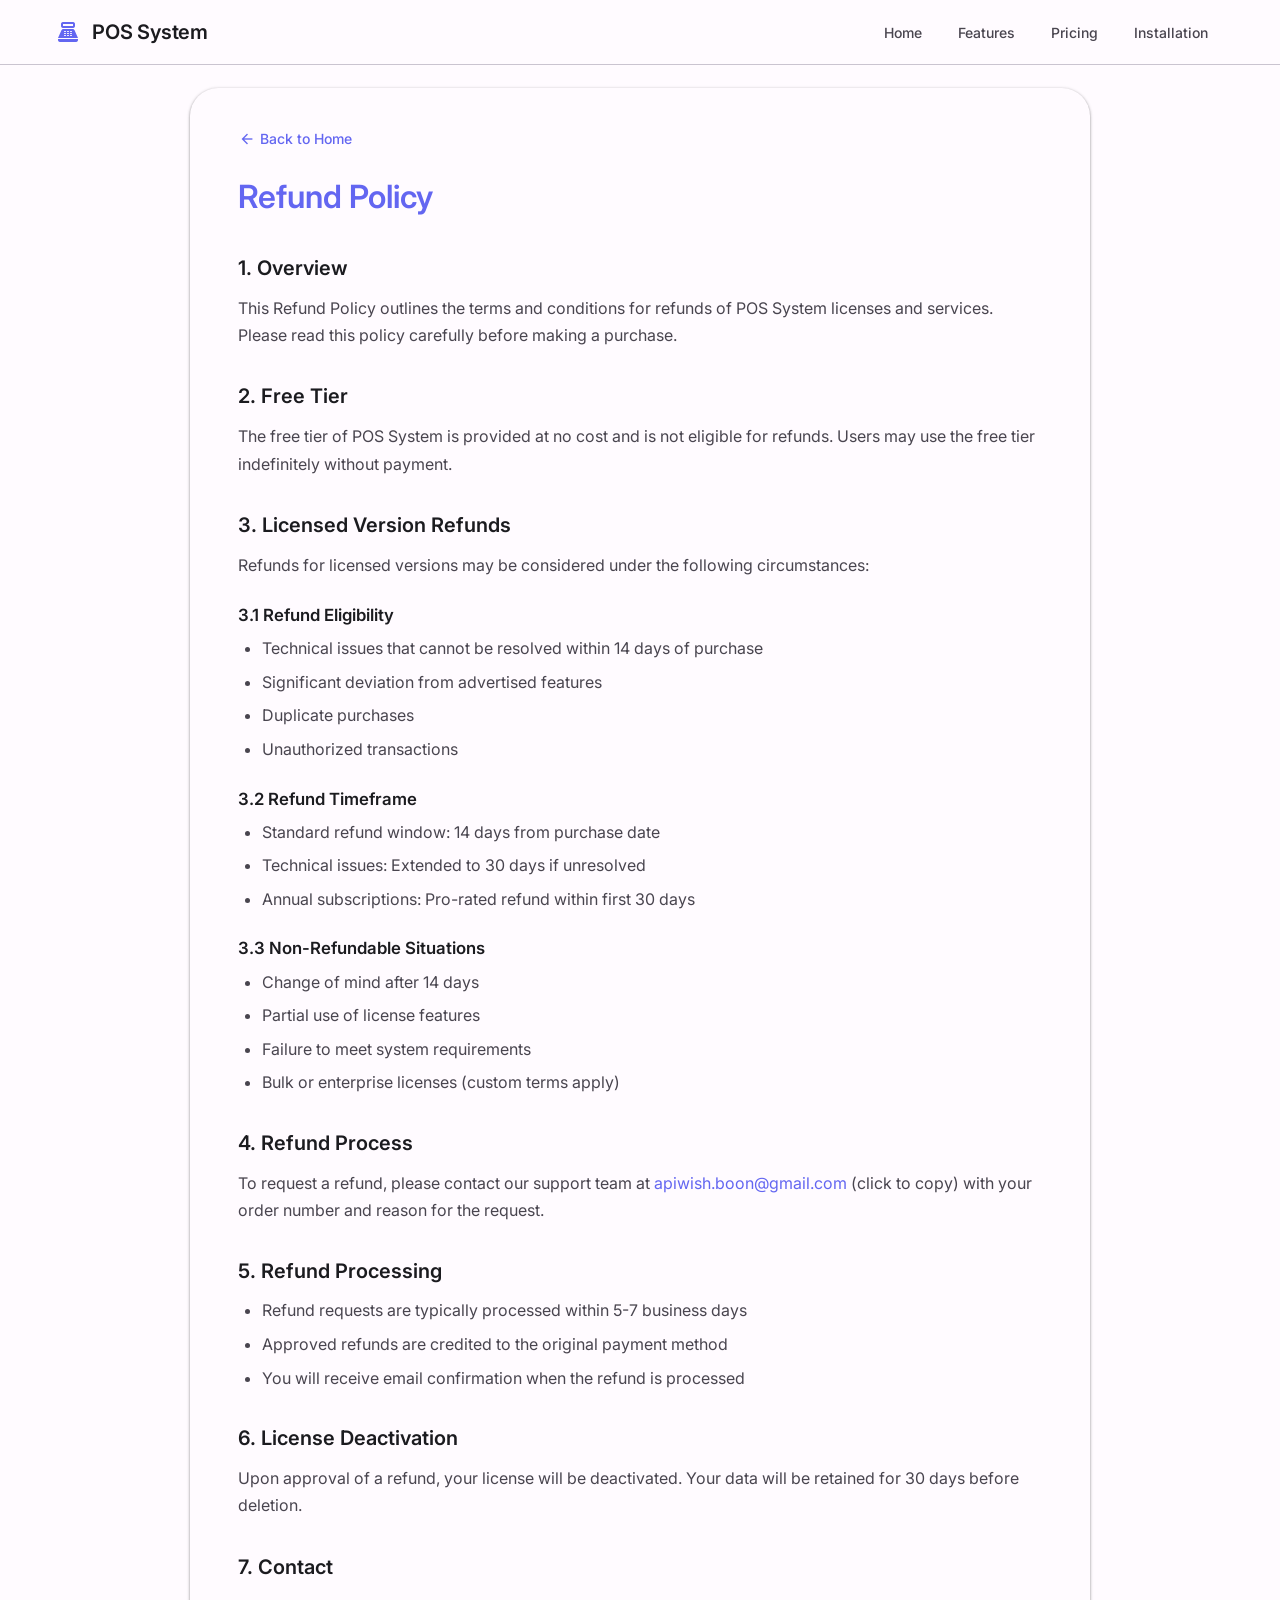
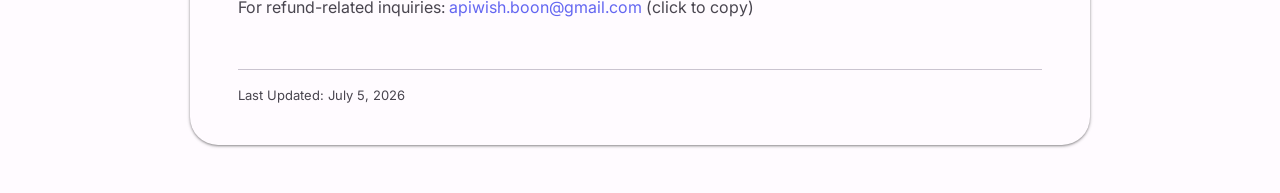
<file: refund.html>
<!DOCTYPE html>
<html lang="en">
<head>
    <meta charset="UTF-8">
    <meta name="viewport" content="width=device-width, initial-scale=1.0">
    <title>Refund Policy - POS System</title>
    <link rel="stylesheet" href="styles.css">
    <link href="https://fonts.googleapis.com/css2?family=Inter:wght@300;400;500;600;700&display=swap" rel="stylesheet">
    <link href="https://fonts.googleapis.com/css2?family=Material+Symbols+Outlined" rel="stylesheet">
</head>
<body>

    <header class="md3-top-app-bar">
        <div class="md3-top-app-bar__row">
            <div class="md3-top-app-bar__section md3-top-app-bar__section-start">
                <span class="material-symbols-outlined md3-top-app-bar__icon">point_of_sale</span>
                <span class="md3-top-app-bar__title">POS System</span>
            </div>
            <nav class="md3-top-app-bar__section md3-top-app-bar__section-end md3-top-app-bar__nav">
                <a href="index.html" class="md3-nav-link">Home</a>
                <a href="index.html#features" class="md3-nav-link">Features</a>
                <a href="index.html#pricing" class="md3-nav-link">Pricing</a>
                <a href="install.html" class="md3-nav-link">Installation</a>
            </nav>
            <button class="md3-icon-button" id="nav-toggle" aria-label="Menu">
                <span class="material-symbols-outlined">menu</span>
            </button>
        </div>
        <div class="md3-top-app-bar__dropdown" id="nav-dropdown">
            <a href="index.html" class="md3-dropdown-item">Home</a>
            <a href="index.html#features" class="md3-dropdown-item">Features</a>
            <a href="index.html#pricing" class="md3-dropdown-item">Pricing</a>
            <a href="install.html" class="md3-dropdown-item">Installation</a>
        </div>
    </header>

    <section class="md3-page">
        <div class="md3-page__container">
            <a href="index.html" class="md3-back-link">
                <span class="material-symbols-outlined" style="font-size: 18px;">arrow_back</span>
                Back to Home
            </a>
            <h1 class="md3-page__title">Refund Policy</h1>

            <h2>1. Overview</h2>
            <p>This Refund Policy outlines the terms and conditions for refunds of POS System licenses and services. Please read this policy carefully before making a purchase.</p>

            <h2>2. Free Tier</h2>
            <p>The free tier of POS System is provided at no cost and is not eligible for refunds. Users may use the free tier indefinitely without payment.</p>

            <h2>3. Licensed Version Refunds</h2>
            <p>Refunds for licensed versions may be considered under the following circumstances:</p>

            <h3>3.1 Refund Eligibility</h3>
            <ul>
                <li>Technical issues that cannot be resolved within 14 days of purchase</li>
                <li>Significant deviation from advertised features</li>
                <li>Duplicate purchases</li>
                <li>Unauthorized transactions</li>
            </ul>

            <h3>3.2 Refund Timeframe</h3>
            <ul>
                <li>Standard refund window: 14 days from purchase date</li>
                <li>Technical issues: Extended to 30 days if unresolved</li>
                <li>Annual subscriptions: Pro-rated refund within first 30 days</li>
            </ul>

            <h3>3.3 Non-Refundable Situations</h3>
            <ul>
                <li>Change of mind after 14 days</li>
                <li>Partial use of license features</li>
                <li>Failure to meet system requirements</li>
                <li>Bulk or enterprise licenses (custom terms apply)</li>
            </ul>

            <h2>4. Refund Process</h2>
            <p>To request a refund, please contact our support team at <a href="javascript:void(0)" onclick="copyEmail('apiwish.boon@gmail.com')" style="color: var(--md-sys-color-primary);">apiwish.boon@gmail.com</a> (click to copy) with your order number and reason for the request.</p>

            <h2>5. Refund Processing</h2>
            <ul>
                <li>Refund requests are typically processed within 5-7 business days</li>
                <li>Approved refunds are credited to the original payment method</li>
                <li>You will receive email confirmation when the refund is processed</li>
            </ul>

            <h2>6. License Deactivation</h2>
            <p>Upon approval of a refund, your license will be deactivated. Your data will be retained for 30 days before deletion.</p>

            <h2>7. Contact</h2>
            <p>For refund-related inquiries: <a href="javascript:void(0)" onclick="copyEmail('apiwish.boon@gmail.com')" style="color: var(--md-sys-color-primary);">apiwish.boon@gmail.com</a> (click to copy)</p>

            <div class="md3-last-updated">Last Updated: July 5, 2026</div>
        </div>
    </section>

    <script src="script.js"></script>
</body>
</html>
</file>
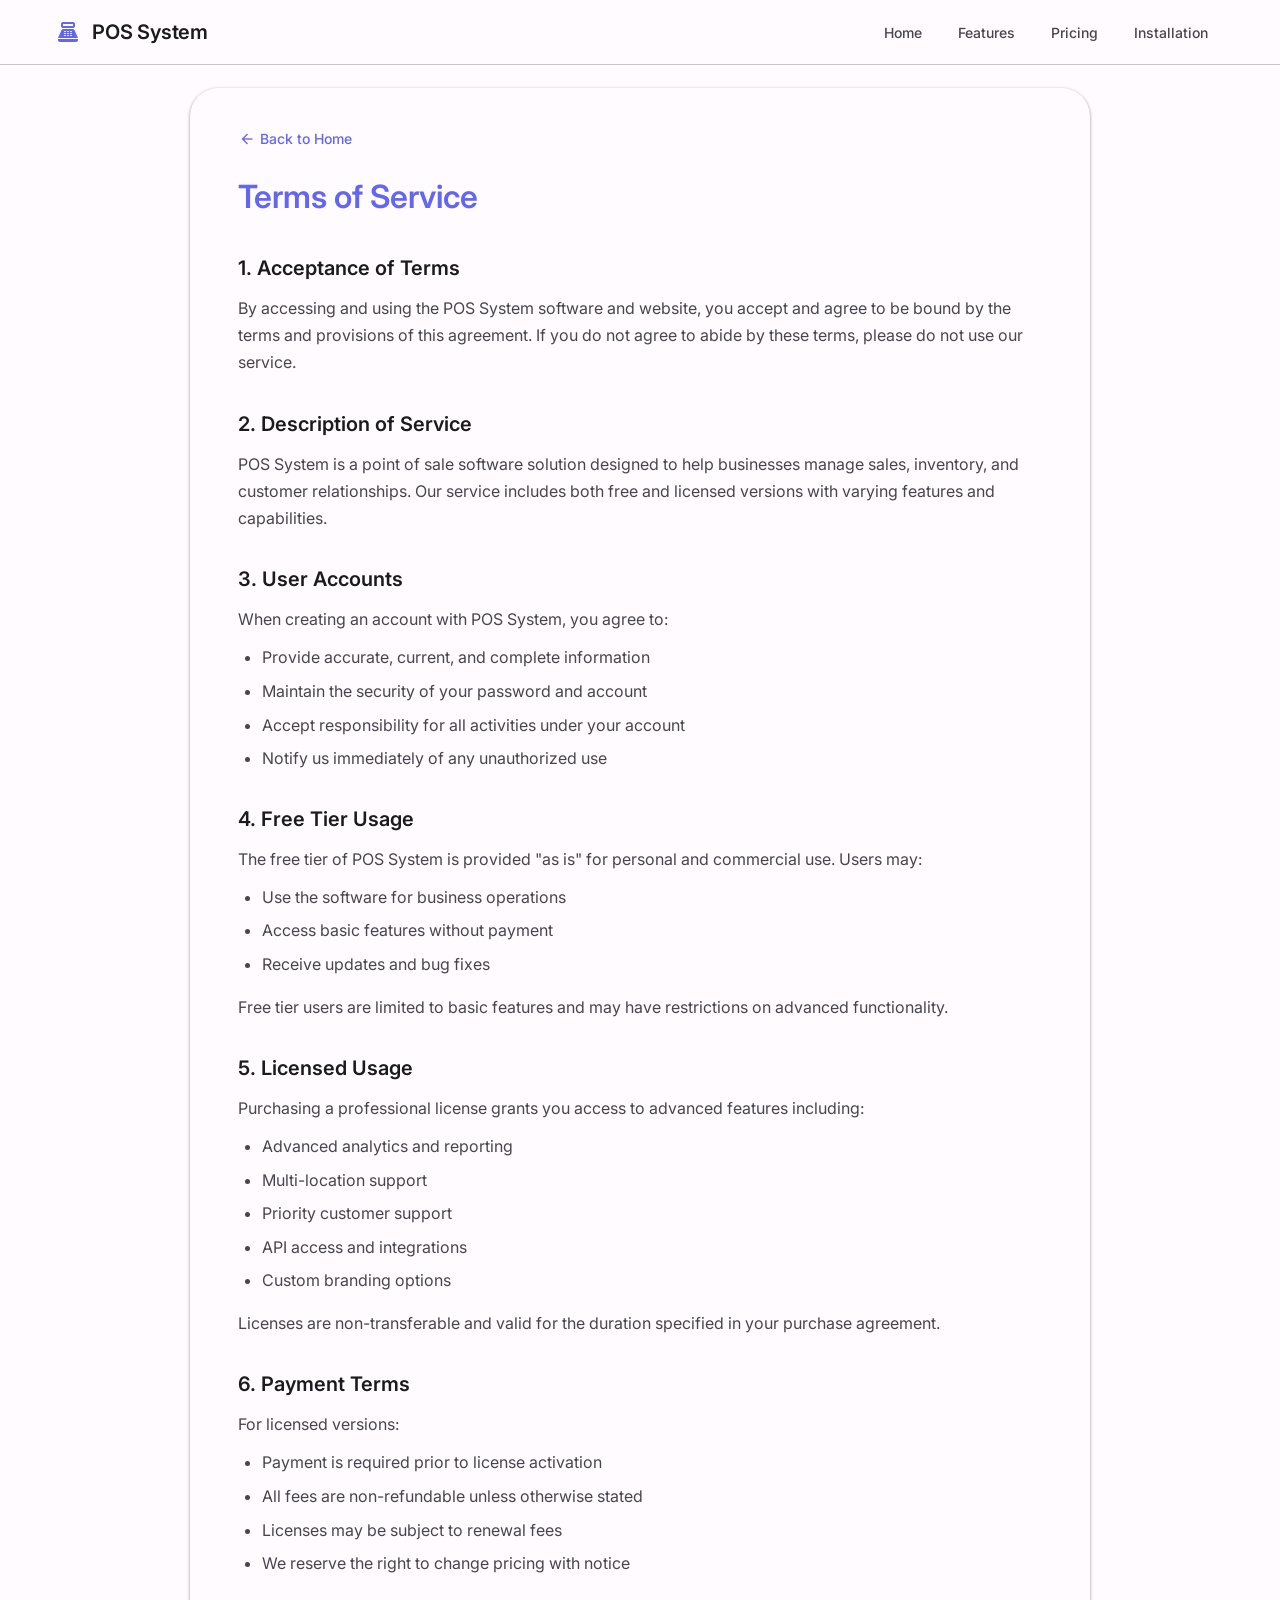
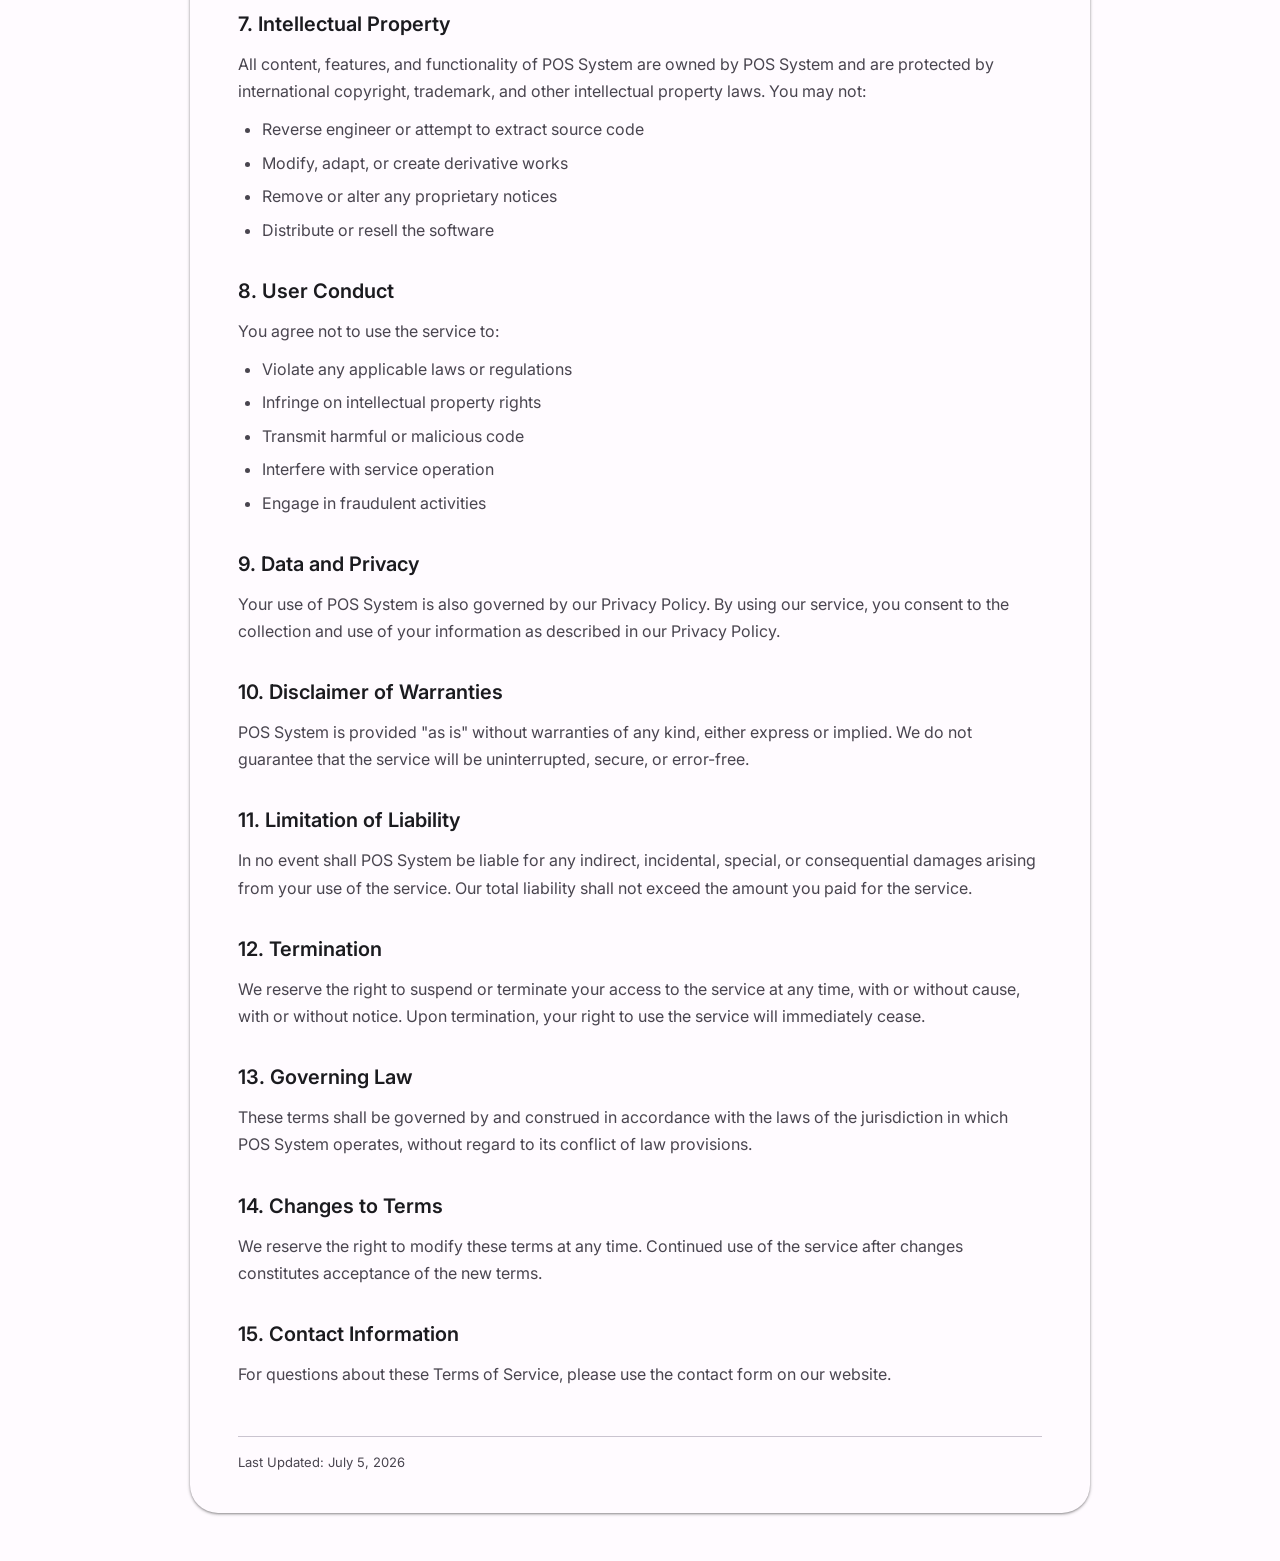
<file: terms.html>
<!DOCTYPE html>
<html lang="en">
<head>
    <meta charset="UTF-8">
    <meta name="viewport" content="width=device-width, initial-scale=1.0">
    <title>Terms of Service - POS System</title>
    <link rel="stylesheet" href="styles.css">
    <link href="https://fonts.googleapis.com/css2?family=Inter:wght@300;400;500;600;700&display=swap" rel="stylesheet">
    <link href="https://fonts.googleapis.com/css2?family=Material+Symbols+Outlined" rel="stylesheet">
</head>
<body>

    <header class="md3-top-app-bar">
        <div class="md3-top-app-bar__row">
            <div class="md3-top-app-bar__section md3-top-app-bar__section-start">
                <span class="material-symbols-outlined md3-top-app-bar__icon">point_of_sale</span>
                <span class="md3-top-app-bar__title">POS System</span>
            </div>
            <nav class="md3-top-app-bar__section md3-top-app-bar__section-end md3-top-app-bar__nav">
                <a href="index.html" class="md3-nav-link">Home</a>
                <a href="index.html#features" class="md3-nav-link">Features</a>
                <a href="index.html#pricing" class="md3-nav-link">Pricing</a>
                <a href="install.html" class="md3-nav-link">Installation</a>
            </nav>
            <button class="md3-icon-button" id="nav-toggle" aria-label="Menu">
                <span class="material-symbols-outlined">menu</span>
            </button>
        </div>
        <div class="md3-top-app-bar__dropdown" id="nav-dropdown">
            <a href="index.html" class="md3-dropdown-item">Home</a>
            <a href="index.html#features" class="md3-dropdown-item">Features</a>
            <a href="index.html#pricing" class="md3-dropdown-item">Pricing</a>
            <a href="install.html" class="md3-dropdown-item">Installation</a>
        </div>
    </header>

    <section class="md3-page">
        <div class="md3-page__container">
            <a href="index.html" class="md3-back-link">
                <span class="material-symbols-outlined" style="font-size: 18px;">arrow_back</span>
                Back to Home
            </a>
            <h1 class="md3-page__title">Terms of Service</h1>

            <h2>1. Acceptance of Terms</h2>
            <p>By accessing and using the POS System software and website, you accept and agree to be bound by the terms and provisions of this agreement. If you do not agree to abide by these terms, please do not use our service.</p>

            <h2>2. Description of Service</h2>
            <p>POS System is a point of sale software solution designed to help businesses manage sales, inventory, and customer relationships. Our service includes both free and licensed versions with varying features and capabilities.</p>

            <h2>3. User Accounts</h2>
            <p>When creating an account with POS System, you agree to:</p>
            <ul>
                <li>Provide accurate, current, and complete information</li>
                <li>Maintain the security of your password and account</li>
                <li>Accept responsibility for all activities under your account</li>
                <li>Notify us immediately of any unauthorized use</li>
            </ul>

            <h2>4. Free Tier Usage</h2>
            <p>The free tier of POS System is provided "as is" for personal and commercial use. Users may:</p>
            <ul>
                <li>Use the software for business operations</li>
                <li>Access basic features without payment</li>
                <li>Receive updates and bug fixes</li>
            </ul>
            <p>Free tier users are limited to basic features and may have restrictions on advanced functionality.</p>

            <h2>5. Licensed Usage</h2>
            <p>Purchasing a professional license grants you access to advanced features including:</p>
            <ul>
                <li>Advanced analytics and reporting</li>
                <li>Multi-location support</li>
                <li>Priority customer support</li>
                <li>API access and integrations</li>
                <li>Custom branding options</li>
            </ul>
            <p>Licenses are non-transferable and valid for the duration specified in your purchase agreement.</p>

            <h2>6. Payment Terms</h2>
            <p>For licensed versions:</p>
            <ul>
                <li>Payment is required prior to license activation</li>
                <li>All fees are non-refundable unless otherwise stated</li>
                <li>Licenses may be subject to renewal fees</li>
                <li>We reserve the right to change pricing with notice</li>
            </ul>

            <h2>7. Intellectual Property</h2>
            <p>All content, features, and functionality of POS System are owned by POS System and are protected by international copyright, trademark, and other intellectual property laws. You may not:</p>
            <ul>
                <li>Reverse engineer or attempt to extract source code</li>
                <li>Modify, adapt, or create derivative works</li>
                <li>Remove or alter any proprietary notices</li>
                <li>Distribute or resell the software</li>
            </ul>

            <h2>8. User Conduct</h2>
            <p>You agree not to use the service to:</p>
            <ul>
                <li>Violate any applicable laws or regulations</li>
                <li>Infringe on intellectual property rights</li>
                <li>Transmit harmful or malicious code</li>
                <li>Interfere with service operation</li>
                <li>Engage in fraudulent activities</li>
            </ul>

            <h2>9. Data and Privacy</h2>
            <p>Your use of POS System is also governed by our Privacy Policy. By using our service, you consent to the collection and use of your information as described in our Privacy Policy.</p>

            <h2>10. Disclaimer of Warranties</h2>
            <p>POS System is provided "as is" without warranties of any kind, either express or implied. We do not guarantee that the service will be uninterrupted, secure, or error-free.</p>

            <h2>11. Limitation of Liability</h2>
            <p>In no event shall POS System be liable for any indirect, incidental, special, or consequential damages arising from your use of the service. Our total liability shall not exceed the amount you paid for the service.</p>

            <h2>12. Termination</h2>
            <p>We reserve the right to suspend or terminate your access to the service at any time, with or without cause, with or without notice. Upon termination, your right to use the service will immediately cease.</p>

            <h2>13. Governing Law</h2>
            <p>These terms shall be governed by and construed in accordance with the laws of the jurisdiction in which POS System operates, without regard to its conflict of law provisions.</p>

            <h2>14. Changes to Terms</h2>
            <p>We reserve the right to modify these terms at any time. Continued use of the service after changes constitutes acceptance of the new terms.</p>

            <h2>15. Contact Information</h2>
            <p>For questions about these Terms of Service, please use the contact form on our website.</p>

            <div class="md3-last-updated">Last Updated: July 5, 2026</div>
        </div>
    </section>

    <script src="script.js"></script>
</body>
</html>
</file>
<file: styles.css>
/* =========================================
   Material Design 3 Theme
   ========================================= */

:root {
  /* M3 Color Tokens */
  --md-sys-color-primary: #6366f1;
  --md-sys-color-on-primary: #ffffff;
  --md-sys-color-primary-container: #e0e0ff;
  --md-sys-color-on-primary-container: #001b3e;
  --md-sys-color-secondary: #8b5cf6;
  --md-sys-color-on-secondary: #ffffff;
  --md-sys-color-secondary-container: #eedeff;
  --md-sys-color-on-secondary-container: #1d0064;
  --md-sys-color-tertiary: #06b6d4;
  --md-sys-color-on-tertiary: #ffffff;
  --md-sys-color-error: #b3261e;
  --md-sys-color-on-error: #ffffff;
  --md-sys-color-surface: #fffbff;
  --md-sys-color-on-surface: #1b1b1f;
  --md-sys-color-surface-variant: #f2f0f5;
  --md-sys-color-on-surface-variant: #49454f;
  --md-sys-color-outline: #79747e;
  --md-sys-color-outline-variant: #cac4d0;
  --md-sys-color-background: #fffbff;
  --md-sys-color-on-background: #1b1b1f;
  --md-sys-color-surface-container: #f3edf7;
  --md-sys-color-surface-container-high: #ece6f0;

  /* M3 Shape */
  --md-sys-shape-corner-xs: 4px;
  --md-sys-shape-corner-sm: 8px;
  --md-sys-shape-corner-md: 12px;
  --md-sys-shape-corner-lg: 16px;
  --md-sys-shape-corner-xl: 28px;
  --md-sys-shape-corner-full: 9999px;

  /* M3 Elevation */
  --md-sys-elevation-0: none;
  --md-sys-elevation-1: 0px 1px 3px 1px rgba(0,0,0,0.15), 0px 1px 2px rgba(0,0,0,0.3);
  --md-sys-elevation-2: 0px 2px 6px 2px rgba(0,0,0,0.15), 0px 1px 2px rgba(0,0,0,0.3);
  --md-sys-elevation-3: 0px 4px 8px 3px rgba(0,0,0,0.15), 0px 1px 3px rgba(0,0,0,0.3);
}

/* =========================================
   Reset & Base
   ========================================= */

* { margin: 0; padding: 0; box-sizing: border-box; }

html { scroll-behavior: smooth; }

body {
  font-family: 'Inter', -apple-system, BlinkMacSystemFont, sans-serif;
  background: var(--md-sys-color-background);
  color: var(--md-sys-color-on-surface);
  line-height: 1.5;
  -webkit-font-smoothing: antialiased;
}

a { color: inherit; text-decoration: none; }

/* =========================================
   Top App Bar (M3 Small)
   ========================================= */

.md3-top-app-bar {
  position: fixed;
  top: 0;
  left: 0;
  right: 0;
  z-index: 1000;
  background: rgba(255, 251, 255, 0.92);
  backdrop-filter: blur(20px);
  -webkit-backdrop-filter: blur(20px);
  border-bottom: 1px solid var(--md-sys-color-outline-variant);
}

.md3-top-app-bar__row {
  display: flex;
  align-items: center;
  height: 64px;
  padding: 0 16px;
  max-width: 1200px;
  margin: 0 auto;
}

.md3-top-app-bar__section {
  display: flex;
  align-items: center;
}

.md3-top-app-bar__section-start { gap: 12px; }
.md3-top-app-bar__section-end { margin-left: auto; }

.md3-top-app-bar__icon {
  font-size: 28px;
  color: var(--md-sys-color-primary);
}

.md3-top-app-bar__title {
  font-size: 1.25rem;
  font-weight: 600;
  color: var(--md-sys-color-on-surface);
  letter-spacing: -0.01em;
}

.md3-top-app-bar__nav { gap: 4px; }

.md3-nav-link {
  padding: 8px 16px;
  border-radius: var(--md-sys-shape-corner-full);
  font-size: 0.875rem;
  font-weight: 500;
  color: var(--md-sys-color-on-surface-variant);
  transition: all 0.2s ease;
}

.md3-nav-link:hover {
  background: var(--md-sys-color-surface-container);
  color: var(--md-sys-color-on-surface);
}

.md3-icon-button {
  display: none;
  background: none;
  border: none;
  cursor: pointer;
  width: 40px;
  height: 40px;
  border-radius: var(--md-sys-shape-corner-full);
  align-items: center;
  justify-content: center;
  color: var(--md-sys-color-on-surface);
  transition: background 0.2s;
}

.md3-icon-button:hover { background: var(--md-sys-color-surface-container); }

.md3-icon-button .material-symbols-outlined { font-size: 24px; }

/* Dropdown (mobile) */
.md3-top-app-bar__dropdown {
  display: none;
  flex-direction: column;
  padding: 8px;
  gap: 2px;
  border-bottom: 1px solid var(--md-sys-color-outline-variant);
  background: var(--md-sys-color-surface);
}

.md3-top-app-bar__dropdown.open { display: flex; }

.md3-dropdown-item {
  padding: 12px 16px;
  border-radius: var(--md-sys-shape-corner-sm);
  font-size: 0.875rem;
  font-weight: 500;
  color: var(--md-sys-color-on-surface);
  transition: background 0.2s;
}

.md3-dropdown-item:hover { background: var(--md-sys-color-surface-container); }

/* =========================================
   Hero
   ========================================= */

.md3-hero {
  min-height: 100vh;
  display: flex;
  align-items: center;
  justify-content: center;
  padding: 80px 24px 48px;
  background: linear-gradient(160deg, #6366f1 0%, #8b5cf6 40%, #a78bfa 70%, #c4b5fd 100%);
  position: relative;
  overflow: hidden;
}

.md3-hero::before {
  content: '';
  position: absolute;
  inset: 0;
  background: radial-gradient(ellipse at 20% 50%, rgba(255,255,255,0.15) 0%, transparent 60%);
}

.md3-hero__content {
  position: relative;
  z-index: 1;
  max-width: 800px;
  text-align: center;
}

.md3-hero__title {
  font-size: 3.5rem;
  font-weight: 700;
  color: #fff;
  letter-spacing: -0.02em;
  line-height: 1.1;
  margin-bottom: 1rem;
}

.md3-hero__subtitle {
  font-size: 1.25rem;
  color: rgba(255,255,255,0.85);
  max-width: 600px;
  margin: 0 auto 2rem;
  line-height: 1.6;
}

.md3-hero__actions {
  display: flex;
  gap: 12px;
  justify-content: center;
  flex-wrap: wrap;
}

/* =========================================
   Buttons (M3)
   ========================================= */

.md3-button {
  display: inline-flex;
  align-items: center;
  gap: 8px;
  padding: 0 24px;
  height: 40px;
  border-radius: var(--md-sys-shape-corner-full);
  font-family: inherit;
  font-size: 0.875rem;
  font-weight: 500;
  letter-spacing: 0.01em;
  cursor: pointer;
  transition: all 0.2s ease;
  border: none;
  text-decoration: none;
  white-space: nowrap;
}

.md3-button--filled {
  background: var(--md-sys-color-primary);
  color: var(--md-sys-color-on-primary);
  box-shadow: var(--md-sys-elevation-1);
}

.md3-button--filled:hover {
  box-shadow: var(--md-sys-elevation-2);
  background: color-mix(in srgb, var(--md-sys-color-primary) 90%, #000);
}

.md3-hero .md3-button--filled {
  background: #fff;
  color: var(--md-sys-color-primary);
  box-shadow: var(--md-sys-elevation-2);
}

.md3-hero .md3-button--filled:hover {
  background: #f5f5f5;
  box-shadow: var(--md-sys-elevation-3);
}

.md3-hero .md3-button--outlined {
  background: transparent;
  color: #fff;
  border: 1px solid rgba(255,255,255,0.6);
}

.md3-hero .md3-button--outlined:hover {
  border-color: #fff;
  background: rgba(255,255,255,0.1);
}

.md3-button--outlined {
  background: transparent;
  color: var(--md-sys-color-primary);
  border: 1px solid var(--md-sys-color-outline);
}

.md3-button--outlined:hover { background: var(--md-sys-color-surface-container); }

.md3-button--tonal {
  background: var(--md-sys-color-secondary-container);
  color: var(--md-sys-color-on-secondary-container);
}

.md3-button--tonal:hover {
  background: color-mix(in srgb, var(--md-sys-color-secondary-container) 90%, #000);
}

.md3-button--full { width: 100%; justify-content: center; }

.md3-button__icon { font-size: 18px; }

/* =========================================
   Sections
   ========================================= */

.md3-section {
  padding: 80px 24px;
}

.md3-section--alt {
  background: var(--md-sys-color-surface-container);
}

.md3-container {
  max-width: 1200px;
  margin: 0 auto;
}

.md3-container--narrow {
  max-width: 700px;
}

.md3-section__title {
  font-size: 2rem;
  font-weight: 600;
  text-align: center;
  margin-bottom: 8px;
  color: var(--md-sys-color-on-surface);
  letter-spacing: -0.01em;
}

.md3-section__subtitle {
  font-size: 1rem;
  color: var(--md-sys-color-on-surface-variant);
  text-align: center;
  margin-bottom: 3rem;
}

.md3-section__text {
  font-size: 1.05rem;
  color: var(--md-sys-color-on-surface-variant);
  line-height: 1.7;
  margin-bottom: 1rem;
}

/* =========================================
   Grid
   ========================================= */

.md3-grid {
  display: grid;
  gap: 24px;
}

.md3-grid--3 { grid-template-columns: repeat(3, 1fr); }
.md3-grid--2 { grid-template-columns: repeat(2, 1fr); }

/* =========================================
   Cards (M3)
   ========================================= */

.md3-card {
  border-radius: var(--md-sys-shape-corner-lg);
  overflow: hidden;
  transition: all 0.3s ease;
}

.md3-card--elevated {
  background: var(--md-sys-color-surface);
  box-shadow: var(--md-sys-elevation-1);
}

.md3-card--elevated:hover {
  box-shadow: var(--md-sys-elevation-2);
  transform: translateY(-2px);
}

.md3-card--outlined {
  background: var(--md-sys-color-surface);
  border: 1px solid var(--md-sys-color-outline-variant);
}

.md3-card--highlighted {
  position: relative;
  transform: scale(1.05);
  z-index: 1;
  box-shadow: 0 0 0 2px var(--md-sys-color-primary), var(--md-sys-elevation-3);
}

.md3-card--highlighted:hover {
  transform: scale(1.05) translateY(-2px);
}

.md3-card__content {
  padding: 32px 24px;
}

.md3-card__content--center {
  text-align: center;
}

.md3-card__icon {
  font-size: 2.5rem;
  color: var(--md-sys-color-primary);
  margin-bottom: 16px;
  display: inline-block;
}

.md3-card__title {
  font-size: 1.25rem;
  font-weight: 600;
  margin-bottom: 8px;
  color: var(--md-sys-color-on-surface);
}

.md3-card__text {
  font-size: 0.938rem;
  color: var(--md-sys-color-on-surface-variant);
  line-height: 1.6;
}

.md3-card__price {
  margin: 16px 0;
}

.md3-card__price-amount {
  font-size: 2rem;
  font-weight: 700;
  color: var(--md-sys-color-primary);
}

.md3-card__price-period {
  font-size: 0.875rem;
  color: var(--md-sys-color-on-surface-variant);
}

.md3-card__list {
  list-style: none;
  text-align: left;
  margin: 24px 0;
  display: flex;
  flex-direction: column;
  gap: 12px;
}

.md3-card__list li {
  display: flex;
  align-items: center;
  gap: 8px;
  font-size: 0.875rem;
  color: var(--md-sys-color-on-surface);
}

.md3-card__list-icon {
  font-size: 18px;
  color: var(--md-sys-color-primary);
}

/* =========================================
   Chips
   ========================================= */

.md3-chip-group {
  display: flex;
  flex-wrap: wrap;
  gap: 8px;
  justify-content: center;
  margin-top: 2rem;
}

.md3-chip {
  display: inline-flex;
  align-items: center;
  gap: 6px;
  padding: 6px 16px;
  border-radius: var(--md-sys-shape-corner-full);
  background: var(--md-sys-color-surface-container);
  border: 1px solid var(--md-sys-color-outline-variant);
  font-size: 0.8125rem;
  font-weight: 500;
  color: var(--md-sys-color-on-surface-variant);
}

.md3-chip__icon { font-size: 16px; }

/* =========================================
   Contact
   ========================================= */

.md3-contact-actions {
  display: flex;
  gap: 12px;
  justify-content: center;
  margin-top: 2rem;
  flex-wrap: wrap;
}

.md3-inline-link {
  color: var(--md-sys-color-primary);
  font-weight: 500;
}

.md3-inline-link:hover { text-decoration: underline; }

/* =========================================
   Footer (M3)
   ========================================= */

.md3-footer {
  background: var(--md-sys-color-surface-container);
  border-top: 1px solid var(--md-sys-color-outline-variant);
  padding: 48px 24px 24px;
}

.md3-footer__content {
  display: grid;
  grid-template-columns: 2fr 1fr 1fr 1fr;
  gap: 32px;
  margin-bottom: 32px;
}

.md3-footer__title {
  font-size: 0.875rem;
  font-weight: 600;
  color: var(--md-sys-color-on-surface);
  margin-bottom: 16px;
  text-transform: uppercase;
  letter-spacing: 0.05em;
}

.md3-footer__text {
  font-size: 0.875rem;
  color: var(--md-sys-color-on-surface-variant);
  line-height: 1.6;
}

.md3-footer__link {
  display: block;
  font-size: 0.875rem;
  color: var(--md-sys-color-on-surface-variant);
  padding: 4px 0;
  transition: color 0.2s;
}

.md3-footer__link:hover { color: var(--md-sys-color-primary); }

.md3-footer__bottom {
  border-top: 1px solid var(--md-sys-color-outline-variant);
  padding-top: 16px;
  text-align: center;
  font-size: 0.8125rem;
  color: var(--md-sys-color-on-surface-variant);
}

/* =========================================
   Sub-page styles (legal, install pages)
   ========================================= */

.md3-page {
  padding: 88px 24px 48px;
  min-height: 100vh;
}

.md3-page__container {
  max-width: 900px;
  margin: 0 auto;
  background: var(--md-sys-color-surface);
  padding: 40px 48px;
  border-radius: var(--md-sys-shape-corner-xl);
  box-shadow: var(--md-sys-elevation-1);
}

.md3-page__title {
  font-size: 2rem;
  font-weight: 600;
  margin-bottom: 2rem;
  color: var(--md-sys-color-primary);
}

.md3-page h2 {
  font-size: 1.25rem;
  font-weight: 600;
  margin-top: 2rem;
  margin-bottom: 0.75rem;
  color: var(--md-sys-color-on-surface);
}

.md3-page h3 {
  font-size: 1.05rem;
  font-weight: 600;
  margin-top: 1.5rem;
  margin-bottom: 0.5rem;
  color: var(--md-sys-color-on-surface);
}

.md3-page p {
  line-height: 1.7;
  color: var(--md-sys-color-on-surface-variant);
  margin-bottom: 0.75rem;
}

.md3-page ul, .md3-page ol {
  margin-left: 1.5rem;
  margin-bottom: 1rem;
}

.md3-page li {
  margin-bottom: 0.5rem;
  color: var(--md-sys-color-on-surface-variant);
  line-height: 1.6;
}

.md3-page code {
  background: var(--md-sys-color-surface-container);
  padding: 2px 8px;
  border-radius: var(--md-sys-shape-corner-xs);
  font-family: 'SF Mono', 'Fira Code', monospace;
  font-size: 0.875rem;
}

.md3-page pre {
  background: var(--md-sys-color-surface-container);
  padding: 16px;
  border-radius: var(--md-sys-shape-corner-sm);
  overflow-x: auto;
  margin: 1rem 0;
}

.md3-page pre code {
  background: none;
  padding: 0;
}

.md3-page .md3-back-link {
  display: inline-flex;
  align-items: center;
  gap: 4px;
  color: var(--md-sys-color-primary);
  font-weight: 500;
  font-size: 0.875rem;
  margin-bottom: 1.5rem;
}

.md3-page .md3-back-link:hover { text-decoration: underline; }

.md3-page .md3-last-updated {
  margin-top: 3rem;
  padding-top: 1rem;
  border-top: 1px solid var(--md-sys-color-outline-variant);
  font-size: 0.8125rem;
  color: var(--md-sys-color-on-surface-variant);
}

.md3-page .md3-note-box {
  background: var(--md-sys-color-primary-container);
  border-radius: var(--md-sys-shape-corner-md);
  padding: 16px 20px;
  margin: 1.5rem 0;
  color: var(--md-sys-color-on-primary-container);
  font-size: 0.875rem;
}

.md3-page .md3-warning-box {
  background: #fee2e2;
  border-radius: var(--md-sys-shape-corner-md);
  padding: 16px 20px;
  margin: 1.5rem 0;
  color: #991b1b;
  font-size: 0.875rem;
}

.md3-page .md3-platform-section {
  border: 1px solid var(--md-sys-color-outline-variant);
  border-radius: var(--md-sys-shape-corner-lg);
  padding: 24px;
  margin-bottom: 24px;
}

.md3-page .md3-platform-section h2 {
  margin-top: 0.5rem;
}

/* =========================================
   Responsive
   ========================================= */

@media (max-width: 1024px) {
  .md3-grid--3 { grid-template-columns: repeat(2, 1fr); }
  .md3-card--highlighted { transform: none; }
  .md3-card--highlighted:hover { transform: translateY(-2px); }
  .md3-footer__content { grid-template-columns: 1fr 1fr; }
}

@media (max-width: 768px) {
  .md3-top-app-bar__nav { display: none; }
  .md3-icon-button { display: flex; }

  .md3-hero__title { font-size: 2.5rem; }
  .md3-hero__subtitle { font-size: 1.05rem; }

  .md3-grid--3 { grid-template-columns: 1fr; }
  .md3-grid--2 { grid-template-columns: 1fr; }

  .md3-section { padding: 56px 16px; }

  .md3-page__container { padding: 24px 16px; }

  .md3-footer__content { grid-template-columns: 1fr; }
}

@media (max-width: 480px) {
  .md3-hero__title { font-size: 2rem; }
  .md3-hero__actions { flex-direction: column; align-items: center; }
  .md3-hero .md3-button { width: 100%; justify-content: center; }
}
</file>
